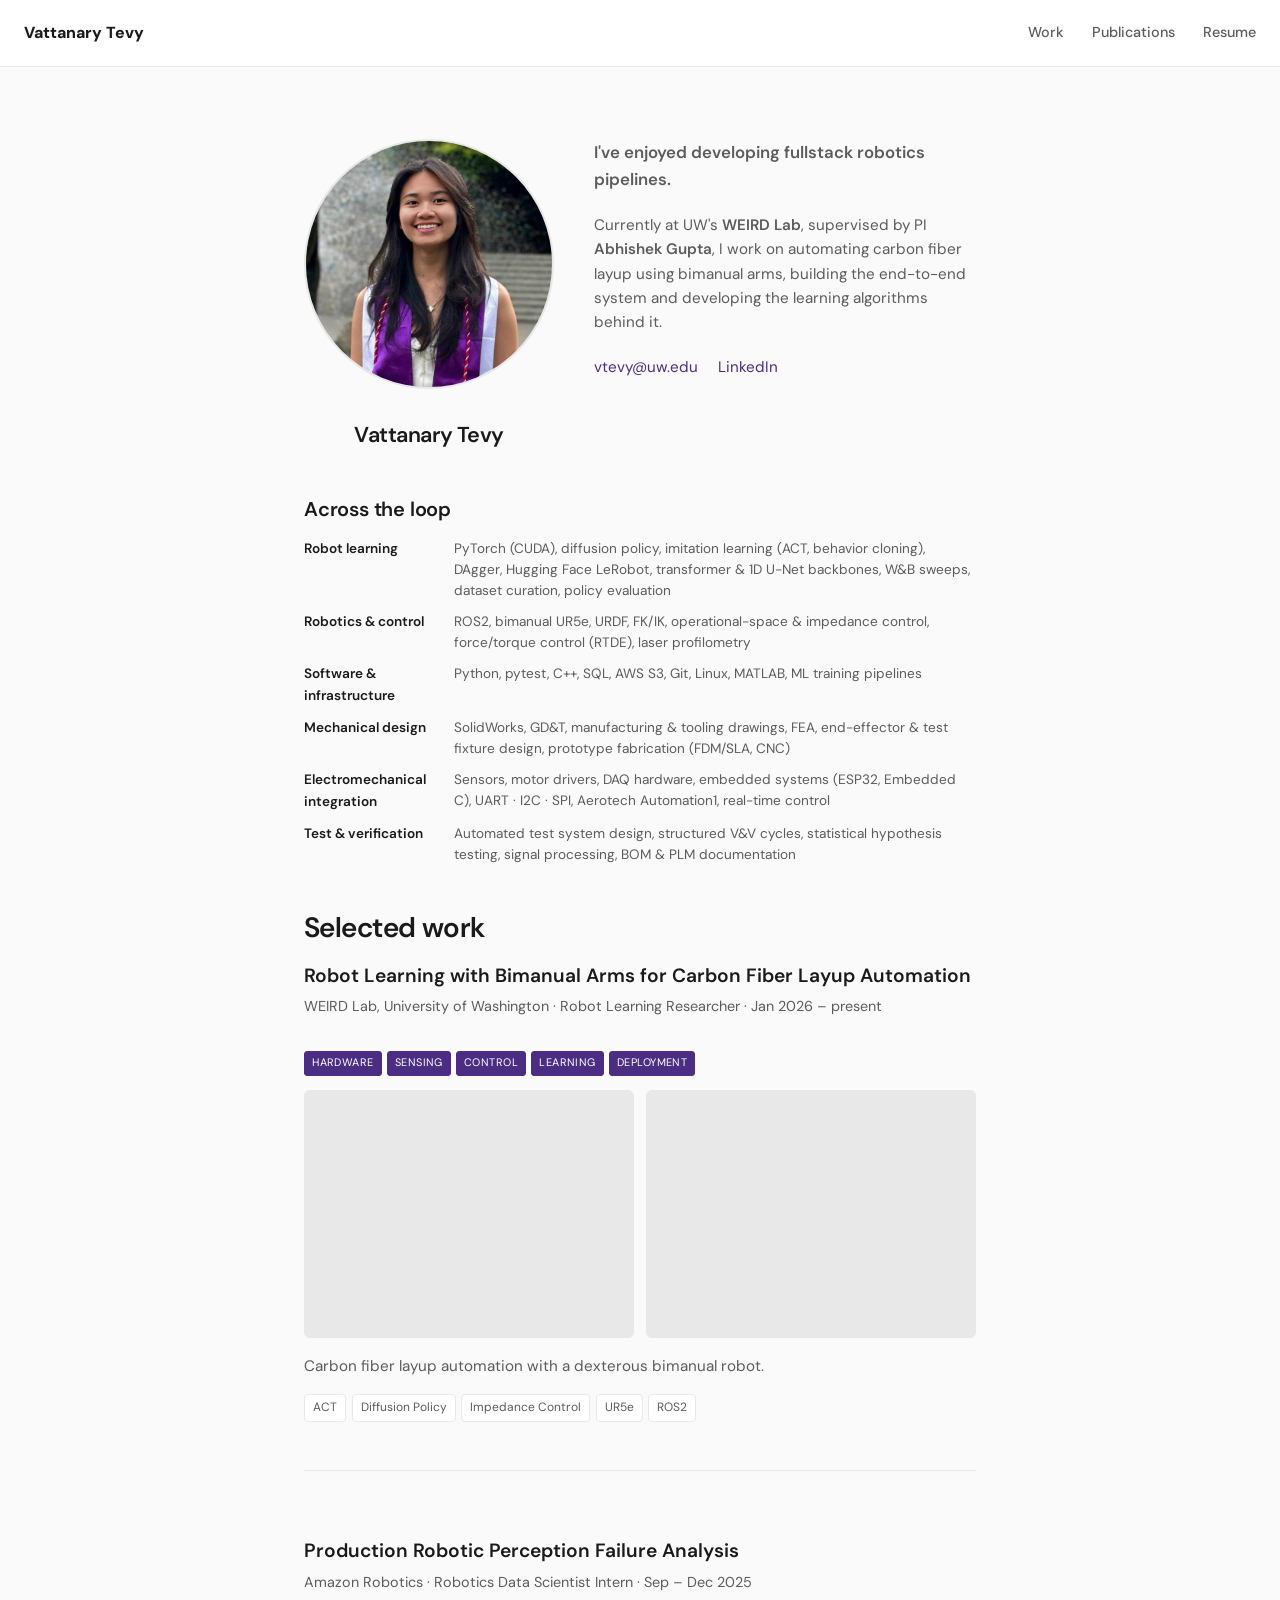
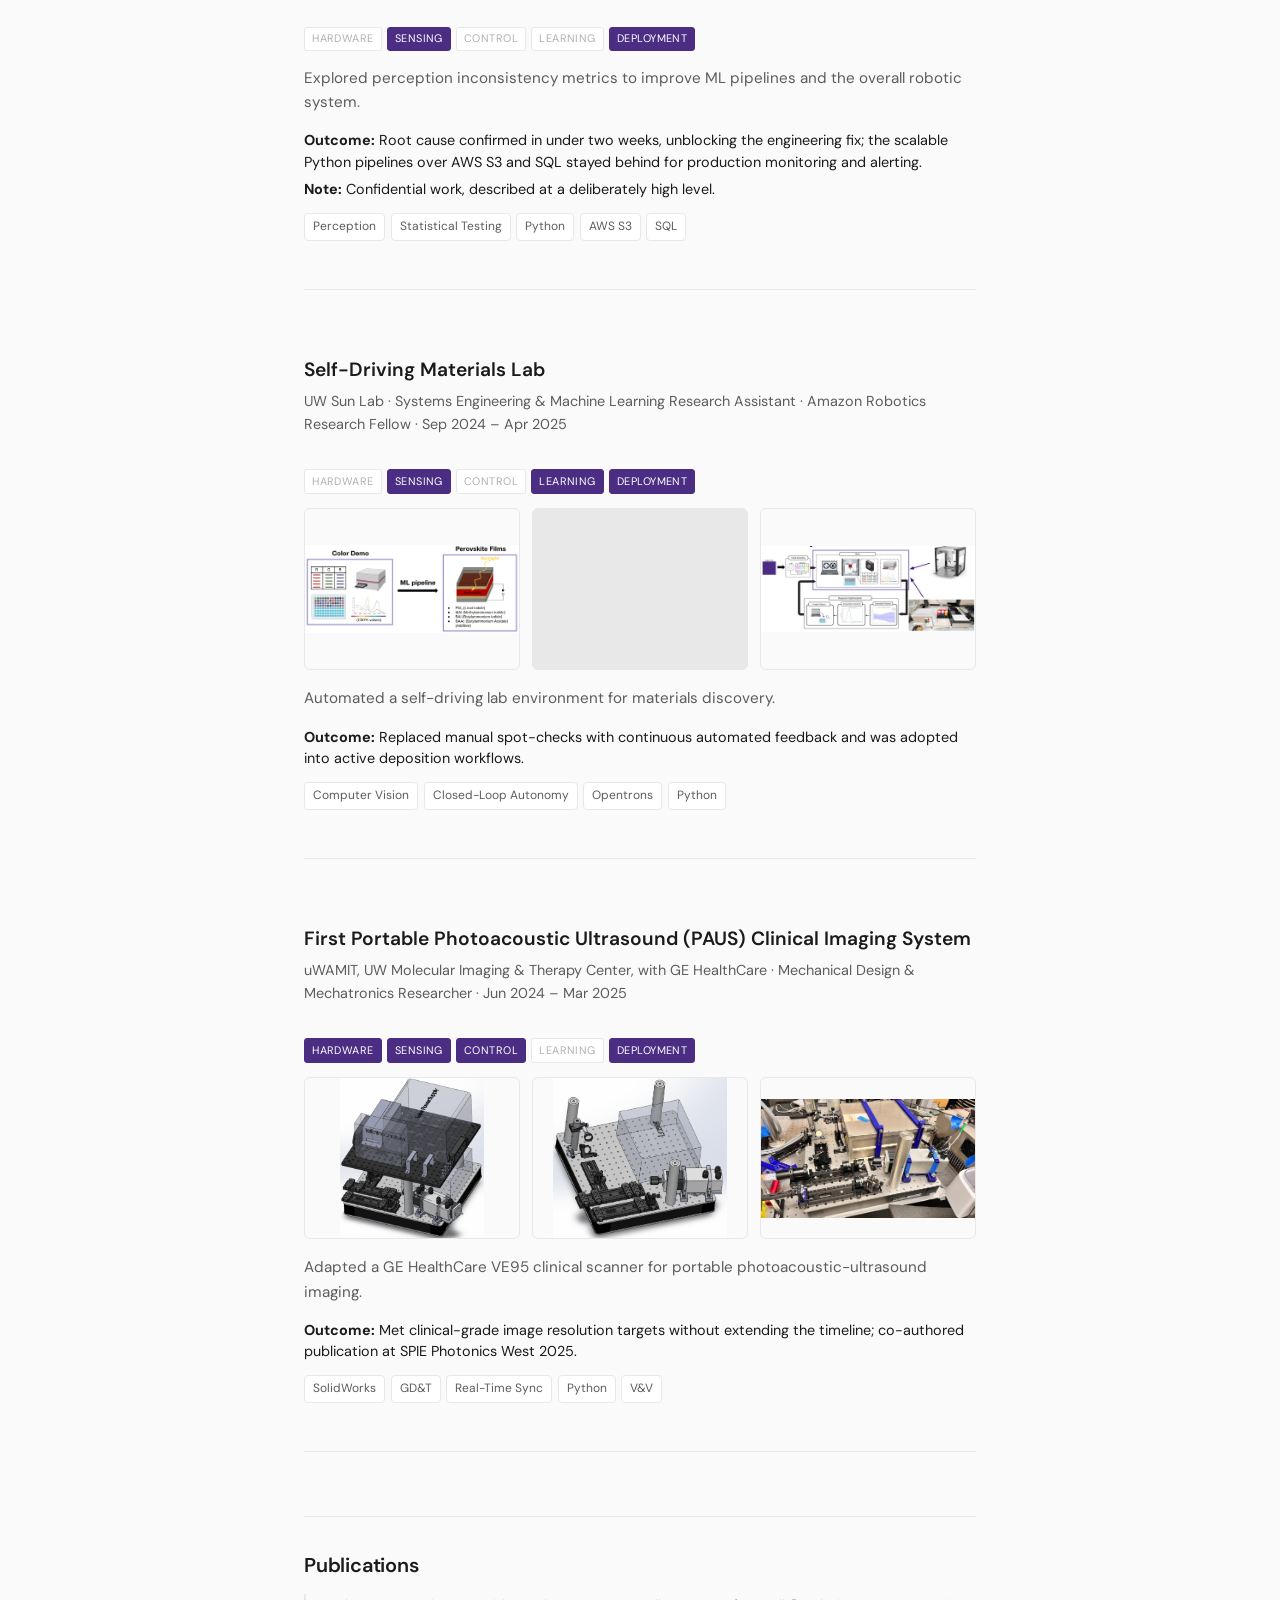
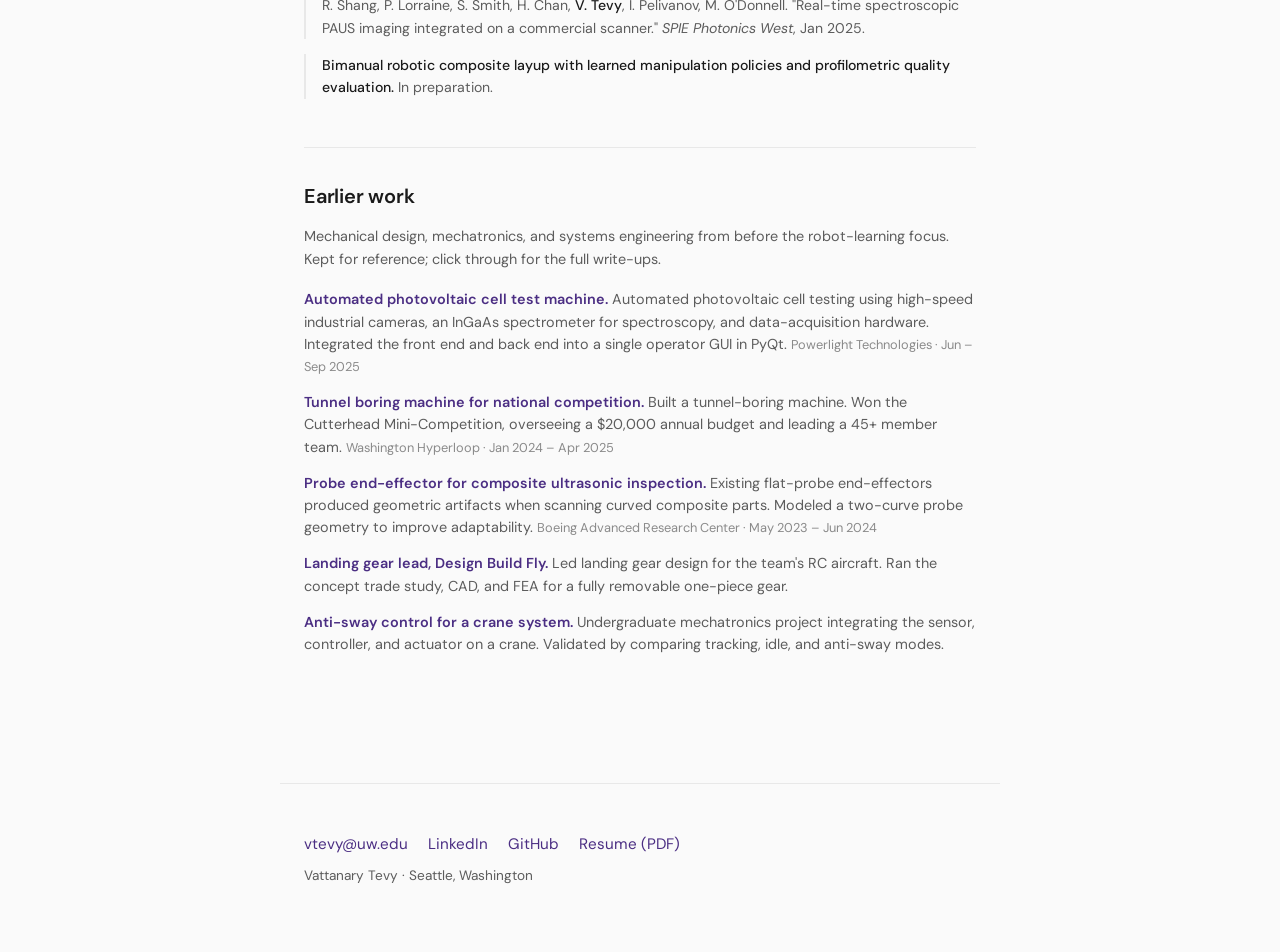
<file: index.html>
<!DOCTYPE html>
<html lang="en">
<head>
  <meta charset="UTF-8" />
  <meta name="viewport" content="width=device-width, initial-scale=1.0" />
  <title>Vattanary Tevy — Robotics &amp; Automation Engineer</title>
  <meta name="description" content="Robotics engineer developing fullstack robotics pipelines. Currently at UW's WEIRD Lab, automating carbon fiber layup with bimanual arms." />
  <link rel="stylesheet" href="assets/css/style.css?v=202609171253" />
</head>
<body>
  <header>
    <a href="index.html" class="site-title">Vattanary Tevy</a>
    <nav>
      <a href="#work">Work</a>
      <a href="#publications">Publications</a>
      <a href="resume/Vattanary_Tevy_Resume.pdf?v=202609171253" target="_blank" rel="noopener">Resume</a>
    </nav>
  </header>

  <main>
    <section class="hero hero-side">
      <div class="hero-left" style="display: flex; flex-direction: column; align-items: center;">
        <img src="assets/img/headshot.jpg" alt="Vattanary Tevy" class="hero-headshot" />
        <h1 style="margin-top: 0.75em; text-align: center;">Vattanary Tevy</h1>
      </div>
      <div class="hero-right">
        <p class="positioning">
          <strong>I've enjoyed developing fullstack robotics pipelines.</strong>
        </p>
        <p class="positioning" style="font-size: 0.95rem; color: var(--text-muted);">
          Currently at UW's <strong>WEIRD Lab</strong>, supervised by PI
          <strong>Abhishek Gupta</strong>, I work on automating carbon fiber layup
          using bimanual arms, building the end-to-end system and developing the
          learning algorithms behind it.
        </p>

        <p class="contact-inline">
          <a href="mailto:vtevy@uw.edu">vtevy@uw.edu</a>
          <a href="https://www.linkedin.com/in/vattanary-tevy" target="_blank" rel="noopener">LinkedIn</a>
        </p>
      </div>
    </section>

    <section class="about-section">
      <h2>Across the loop</h2>
      <div class="skill-groups">
        <dl class="skill-group">
          <dt>Robot learning</dt>
          <dd>PyTorch (CUDA), diffusion policy, imitation learning (ACT, behavior cloning), DAgger, Hugging Face LeRobot, transformer &amp; 1D U-Net backbones, W&amp;B sweeps, dataset curation, policy evaluation</dd>
        </dl>
        <dl class="skill-group">
          <dt>Robotics &amp; control</dt>
          <dd>ROS2, bimanual UR5e, URDF, FK/IK, operational-space &amp; impedance control, force/torque control (RTDE), laser profilometry</dd>
        </dl>
        <dl class="skill-group">
          <dt>Software &amp; infrastructure</dt>
          <dd>Python, pytest, C++, SQL, AWS S3, Git, Linux, MATLAB, ML training pipelines</dd>
        </dl>
        <dl class="skill-group">
          <dt>Mechanical design</dt>
          <dd>SolidWorks, GD&amp;T, manufacturing &amp; tooling drawings, FEA, end-effector &amp; test fixture design, prototype fabrication (FDM/SLA, CNC)</dd>
        </dl>
        <dl class="skill-group">
          <dt>Electromechanical integration</dt>
          <dd>Sensors, motor drivers, DAQ hardware, embedded systems (ESP32, Embedded C), UART · I2C · SPI, Aerotech Automation1, real-time control</dd>
        </dl>
        <dl class="skill-group">
          <dt>Test &amp; verification</dt>
          <dd>Automated test system design, structured V&amp;V cycles, statistical hypothesis testing, signal processing, BOM &amp; PLM documentation</dd>
        </dl>
      </div>
    </section>

    <!-- Education & honors hidden
    <div class="info-grid">
      <section class="about-section">
        <h2>Education</h2>
        <p><strong>M.S. Mechanical Engineering</strong><br />Data Science &amp; Mechatronics · University of Washington · Jun 2026</p>
        <p><strong>B.S. Mechanical Engineering</strong><br />Mechatronics &amp; Applied Mathematics · University of Washington · Jun 2024</p>
      </section>

      <section class="about-section">
        <h2>Honors</h2>
        <p>Amazon Robotics Research Fellowship<br />University of Washington, 2024–2025 · awarded for research at the UW Sun Lab, developing ML models for real-time robotic behavior monitoring and success/failure prediction</p>
        <p>The Social Justice Award (Ethics)<br />University of Washington, 2024 · Green River College, 2022</p>
      </section>
    </div>
    -->

    <h2 class="page-title" id="work">Selected work</h2>
    <!-- <p class="page-subtitle">
      Each project is tagged by the parts of the robotics stack it covers, from
      mechanical design through policy deployment. Click through for the
      technical implementation.
    </p> -->

    <!-- 1. WEIRD Lab — flagship -->
    <article class="project-block" id="weird-lab">
      <div class="project-block-header">
        <div>
          <h3>Robot Learning with Bimanual Arms for Carbon Fiber Layup Automation</h3>
          <p class="project-block-role">WEIRD Lab, University of Washington · Robot Learning Researcher · Jan 2026 – present</p>
        </div>
      </div>
      <div class="stack-bar">
        <span class="on">Hardware</span><span class="on">Sensing</span><span class="on">Control</span><span class="on">Learning</span><span class="on">Deployment</span>
      </div>
      <div class="project-block-visuals img-2">
        <!-- <img src="assets/img/geodude_teleop.jpg" alt="Teleoperation setup for collecting layup demonstrations" /> -->
        <video src="assets/img/stringer_layup.mp4" muted playsinline loop autoplay></video>
        <video src="assets/img/geodude_gello_tool.mp4" muted playsinline loop autoplay></video>
      </div>
      <p class="project-block-summary">
        Carbon fiber layup automation with a dexterous bimanual robot.
      </p>
      <div class="project-block-footer">
        <span class="project-block-tags"><span>ACT</span><span>Diffusion Policy</span><span>Impedance Control</span><span>UR5e</span><span>ROS2</span></span>
        <!-- Detail page removed from main pending validation; it lives on the dev branch:
        <a href="projects/weird-lab.html" class="project-block-link">Details →</a>
        -->
      </div>
    </article>

    <!-- 2. Amazon Robotics -->
    <article class="project-block" id="amazon-robotics">
      <div class="project-block-header">
        <div>
          <h3>Production Robotic Perception Failure Analysis</h3>
          <p class="project-block-role">Amazon Robotics · Robotics Data Scientist Intern · Sep – Dec 2025</p>
        </div>
      </div>
      <div class="stack-bar">
        <span>Hardware</span><span class="on">Sensing</span><span>Control</span><span>Learning</span><span class="on">Deployment</span>
      </div>
      <p class="project-block-summary">
        Explored perception inconsistency metrics to improve ML pipelines and the
        overall robotic system.
      </p>
      <ul class="project-block-bullets">
        <li><strong>Outcome:</strong> Root cause confirmed in under two weeks, unblocking the engineering fix; the scalable Python pipelines over AWS S3 and SQL stayed behind for production monitoring and alerting.</li>
        <li><strong>Note:</strong> Confidential work, described at a deliberately high level.</li>
      </ul>
      <div class="project-block-footer">
        <span class="project-block-tags"><span>Perception</span><span>Statistical Testing</span><span>Python</span><span>AWS S3</span><span>SQL</span></span>
        <!-- Detail page removed from main pending validation; it lives on the dev branch:
        <a href="projects/amazon-robotics.html" class="project-block-link">Details →</a>
        -->
      </div>
    </article>

    <!-- 3. Sun Lab / MARA -->
    <article class="project-block" id="sun-lab">
      <div class="project-block-header">
        <div>
          <h3>Self-Driving Materials Lab</h3>
          <p class="project-block-role">UW Sun Lab · Systems Engineering &amp; Machine Learning Research Assistant · Amazon Robotics Research Fellow · Sep 2024 – Apr 2025</p>
        </div>
      </div>
      <div class="stack-bar">
        <span>Hardware</span><span class="on">Sensing</span><span>Control</span><span class="on">Learning</span><span class="on">Deployment</span>
      </div>
      <div class="project-block-visuals">
        <img src="assets/img/mara_architecture.png" alt="MARA system architecture" />
        <video src="assets/img/mara_demo.mp4" muted playsinline loop autoplay></video>
        <img src="assets/img/mara_workflow.jpg" alt="MARA experiment workflow" />
      </div>
      <p class="project-block-summary">
        Automated a self-driving lab environment for materials discovery.
      </p>
      <ul class="project-block-bullets">
        <li><strong>Outcome:</strong> Replaced manual spot-checks with continuous automated feedback and was adopted into active deposition workflows.</li>
      </ul>
      <div class="project-block-footer">
        <span class="project-block-tags"><span>Computer Vision</span><span>Closed-Loop Autonomy</span><span>Opentrons</span><span>Python</span></span>
        <!-- Detail page removed from main pending validation; it lives on the dev branch:
        <a href="projects/sun-lab.html" class="project-block-link">Details →</a>
        -->
      </div>
    </article>

    <!-- 4. uWAMIT / PAUS -->
    <article class="project-block" id="uwamit">
      <div class="project-block-header">
        <div>
          <h3>First Portable Photoacoustic Ultrasound (PAUS) Clinical Imaging System</h3>
          <p class="project-block-role">uWAMIT, UW Molecular Imaging &amp; Therapy Center, with GE HealthCare · Mechanical Design &amp; Mechatronics Researcher · Jun 2024 – Mar 2025</p>
        </div>
      </div>
      <div class="stack-bar">
        <span class="on">Hardware</span><span class="on">Sensing</span><span class="on">Control</span><span>Learning</span><span class="on">Deployment</span>
      </div>
      <div class="project-block-visuals">
        <img src="assets/img/paus_cad.png" alt="PAUS payload CAD assembly" />
        <img src="assets/img/paus_partial_cad.png" alt="PAUS optical subsystem CAD" />
        <img src="assets/img/paus_system.jpg" alt="Assembled PAUS system" />
      </div>
      <p class="project-block-summary">
        Adapted a GE HealthCare VE95 clinical scanner for portable
        photoacoustic-ultrasound imaging.
      </p>
      <ul class="project-block-bullets">
        <li><strong>Outcome:</strong> Met clinical-grade image resolution targets without extending the timeline; co-authored publication at SPIE Photonics West 2025.</li>
      </ul>
      <div class="project-block-footer">
        <span class="project-block-tags"><span>SolidWorks</span><span>GD&amp;T</span><span>Real-Time Sync</span><span>Python</span><span>V&amp;V</span></span>
        <!-- Detail page removed from main pending validation; it lives on the dev branch:
        <a href="projects/uwamit.html" class="project-block-link">Details &rarr;</a>
        -->
      </div>
    </article>

    <!-- Publications -->
    <section class="minor-section" id="publications">
      <h2>Publications</h2>
      <ul class="pub-list">
        <li>
          R. Shang, P. Lorraine, S. Smith, H. Chan, <strong>V. Tevy</strong>, I. Pelivanov, M. O'Donnell.
          "Real-time spectroscopic PAUS imaging integrated on a commercial scanner."
          <em>SPIE Photonics West</em>, Jan 2025.
        </li>
        <li>
          <strong>Bimanual robotic composite layup with learned manipulation policies and profilometric quality evaluation.</strong>
          <span class="meta">In preparation.</span>
        </li>
      </ul>
    </section>

    <!-- Coursework projects hidden
     Graduate coursework projects 
    <section class="minor-section" id="coursework">
      <h2>Coursework projects</h2>
       <p>Course projects from my M.S. — smaller in scope than the work above.</p> 
      <ul class="minor-list">
        <li>
          <strong>SHIELD — safe real-time robot controller.</strong>
          Integrated Hamilton–Jacobi–Isaacs reachability into MPPI as a hard safety
          constraint: value function solved offline, enforced online. &gt;50% collision
          risk reduction at 20 Hz on CPU for 4 ms of overhead.
          <span class="meta">Mar – Jun 2025</span>
        </li>
        <li>
          <strong>CIDER — conditional diffusion for trajectory generation.</strong>
          Co-developed a 1D U-Net diffusion model (PyTorch, CUDA) trained on 12,000+
          simulated trajectories; MAE of 0.0069 A validated against real battery data.
          <span class="meta">Mar – Jun 2025</span>
        </li>
         <li>
          <strong>3–6 DoF robotic arm — CAD through motion planning.</strong>
          Designed the arm in SolidWorks, exported to URDF, implemented FK/IK and
          motion planning in ROS, and validated in MuJoCo.
          <span class="meta">Mar – Jun 2024</span>
        </li> 
      </ul>
    </section>
    -->


    <!-- Earlier work -->
    <section class="minor-section" id="earlier-work">
      <h2>Earlier work</h2>
      <p>Mechanical design, mechatronics, and systems engineering from before the robot-learning focus. Kept for reference; click through for the full write-ups.</p>
      <ul class="minor-list">
        <li>
          <strong><a href="projects/powerlight.html">Automated photovoltaic cell test machine.</a></strong>
          Automated photovoltaic cell testing using high-speed industrial cameras, an InGaAs spectrometer for spectroscopy, and data-acquisition hardware. Integrated the front end and back end into a single operator GUI in PyQt.
          <span class="meta">Powerlight Technologies · Jun &ndash; Sep 2025</span>
        </li>
        <li>
          <strong><a href="projects/washington-hyperloop.html">Tunnel boring machine for national competition.</a></strong>
          Built a tunnel-boring machine. Won the Cutterhead Mini-Competition, overseeing a $20,000 annual budget and leading a 45+ member team.
          <span class="meta">Washington Hyperloop · Jan 2024 &ndash; Apr 2025</span>
        </li>
        <li>
          <strong><a href="projects/boeing-arc.html">Probe end-effector for composite ultrasonic inspection.</a></strong>
          Existing flat-probe end-effectors produced geometric artifacts when scanning curved composite parts. Modeled a two-curve probe geometry to improve adaptability.
          <span class="meta">Boeing Advanced Research Center · May 2023 &ndash; Jun 2024</span>
        </li>
        <li>
          <strong><a href="projects/design-build-fly.html">Landing gear lead, Design Build Fly.</a></strong>
          Led landing gear design for the team's RC aircraft. Ran the concept trade study, CAD, and FEA for a fully removable one-piece gear.
        </li>
        <li>
          <strong><a href="projects/anti-sway.html">Anti-sway control for a crane system.</a></strong>
          Undergraduate mechatronics project integrating the sensor, controller, and actuator on a crane. Validated by comparing tracking, idle, and anti-sway modes.
        </li>
      </ul>
    </section>
  </main>

  <footer class="site-footer">
    <p class="contact-inline">
      <a href="mailto:vtevy@uw.edu">vtevy@uw.edu</a>
      <a href="https://www.linkedin.com/in/vattanary-tevy" target="_blank" rel="noopener">LinkedIn</a>
      <a href="https://github.com/VattanaryT" target="_blank" rel="noopener">GitHub</a>
      <a href="resume/Vattanary_Tevy_Resume.pdf?v=202609171253" target="_blank" rel="noopener">Resume (PDF)</a>
    </p>
    <p>Vattanary Tevy · Seattle, Washington</p>
  </footer>

  <script src="assets/js/main.js"></script>
</body>
</html>
</file>
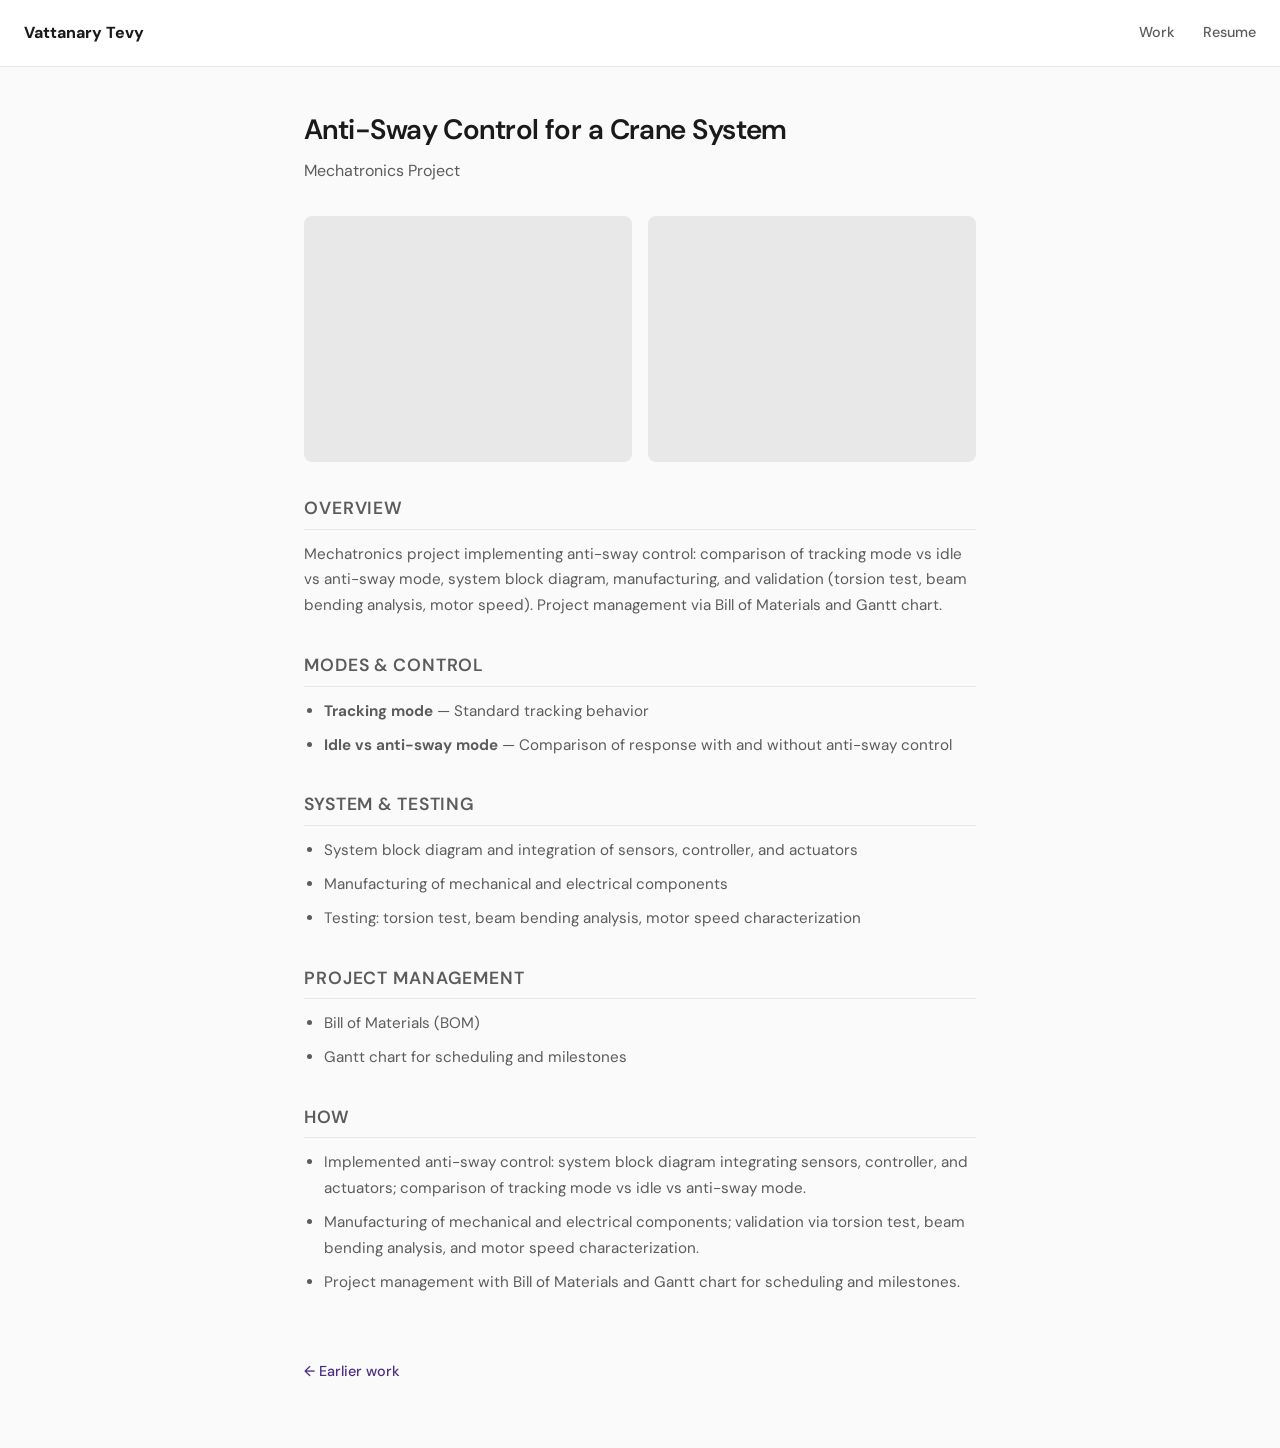
<file: projects/anti-sway.html>
<!DOCTYPE html>
<html lang="en">
<head>
  <meta charset="UTF-8" />
  <meta name="viewport" content="width=device-width, initial-scale=1.0" />
  <title>Anti-Sway Control for a Crane System · Vattanary Tevy</title>
  <link rel="stylesheet" href="../assets/css/style.css?v=202609171253" />
</head>
<body class="project-page">
  <header>
    <a href="../index.html" class="site-title">Vattanary Tevy</a>
    <nav>
      <a href="../index.html#work">Work</a>
      <a href="../resume/Vattanary_Tevy_Resume.pdf?v=202609171253" target="_blank" rel="noopener">Resume</a>
    </nav>
  </header>

  <main>
    <div class="project-hero">
      <h1>Anti-Sway Control for a Crane System</h1>
      <p class="role">Mechatronics Project</p>
    </div>

    <div class="gallery">
      <video src="../assets/img/ide_vs_anti_sway.mp4" muted playsinline loop autoplay></video>
      <video src="../assets/img/tracking_mode.mp4" muted playsinline loop autoplay></video>
    </div>

    <section class="detail-section">
      <h2>Overview</h2>
      <p>Mechatronics project implementing anti-sway control: comparison of tracking mode vs idle vs anti-sway mode, system block diagram, manufacturing, and validation (torsion test, beam bending analysis, motor speed). Project management via Bill of Materials and Gantt chart.</p>
    </section>

    <section class="detail-section">
      <h2>Modes & control</h2>
      <ul>
        <li><strong>Tracking mode</strong> — Standard tracking behavior</li>
        <li><strong>Idle vs anti-sway mode</strong> — Comparison of response with and without anti-sway control</li>
      </ul>
    </section>

    <section class="detail-section">
      <h2>System & testing</h2>
      <ul>
        <li>System block diagram and integration of sensors, controller, and actuators</li>
        <li>Manufacturing of mechanical and electrical components</li>
        <li>Testing: torsion test, beam bending analysis, motor speed characterization</li>
      </ul>
    </section>

    <section class="detail-section">
      <h2>Project management</h2>
      <ul>
        <li>Bill of Materials (BOM)</li>
        <li>Gantt chart for scheduling and milestones</li>
      </ul>
    </section>

    <section class="detail-section">
      <h2>How</h2>
      <ul>
        <li>Implemented anti-sway control: system block diagram integrating sensors, controller, and actuators; comparison of tracking mode vs idle vs anti-sway mode.</li>
        <li>Manufacturing of mechanical and electrical components; validation via torsion test, beam bending analysis, and motor speed characterization.</li>
        <li>Project management with Bill of Materials and Gantt chart for scheduling and milestones.</li>
      </ul>
    </section>

    <a href="../index.html#earlier-work" class="back-link">← Earlier work</a>
  </main>

  <script src="../assets/js/main.js"></script>
</body>
</html>
</file>
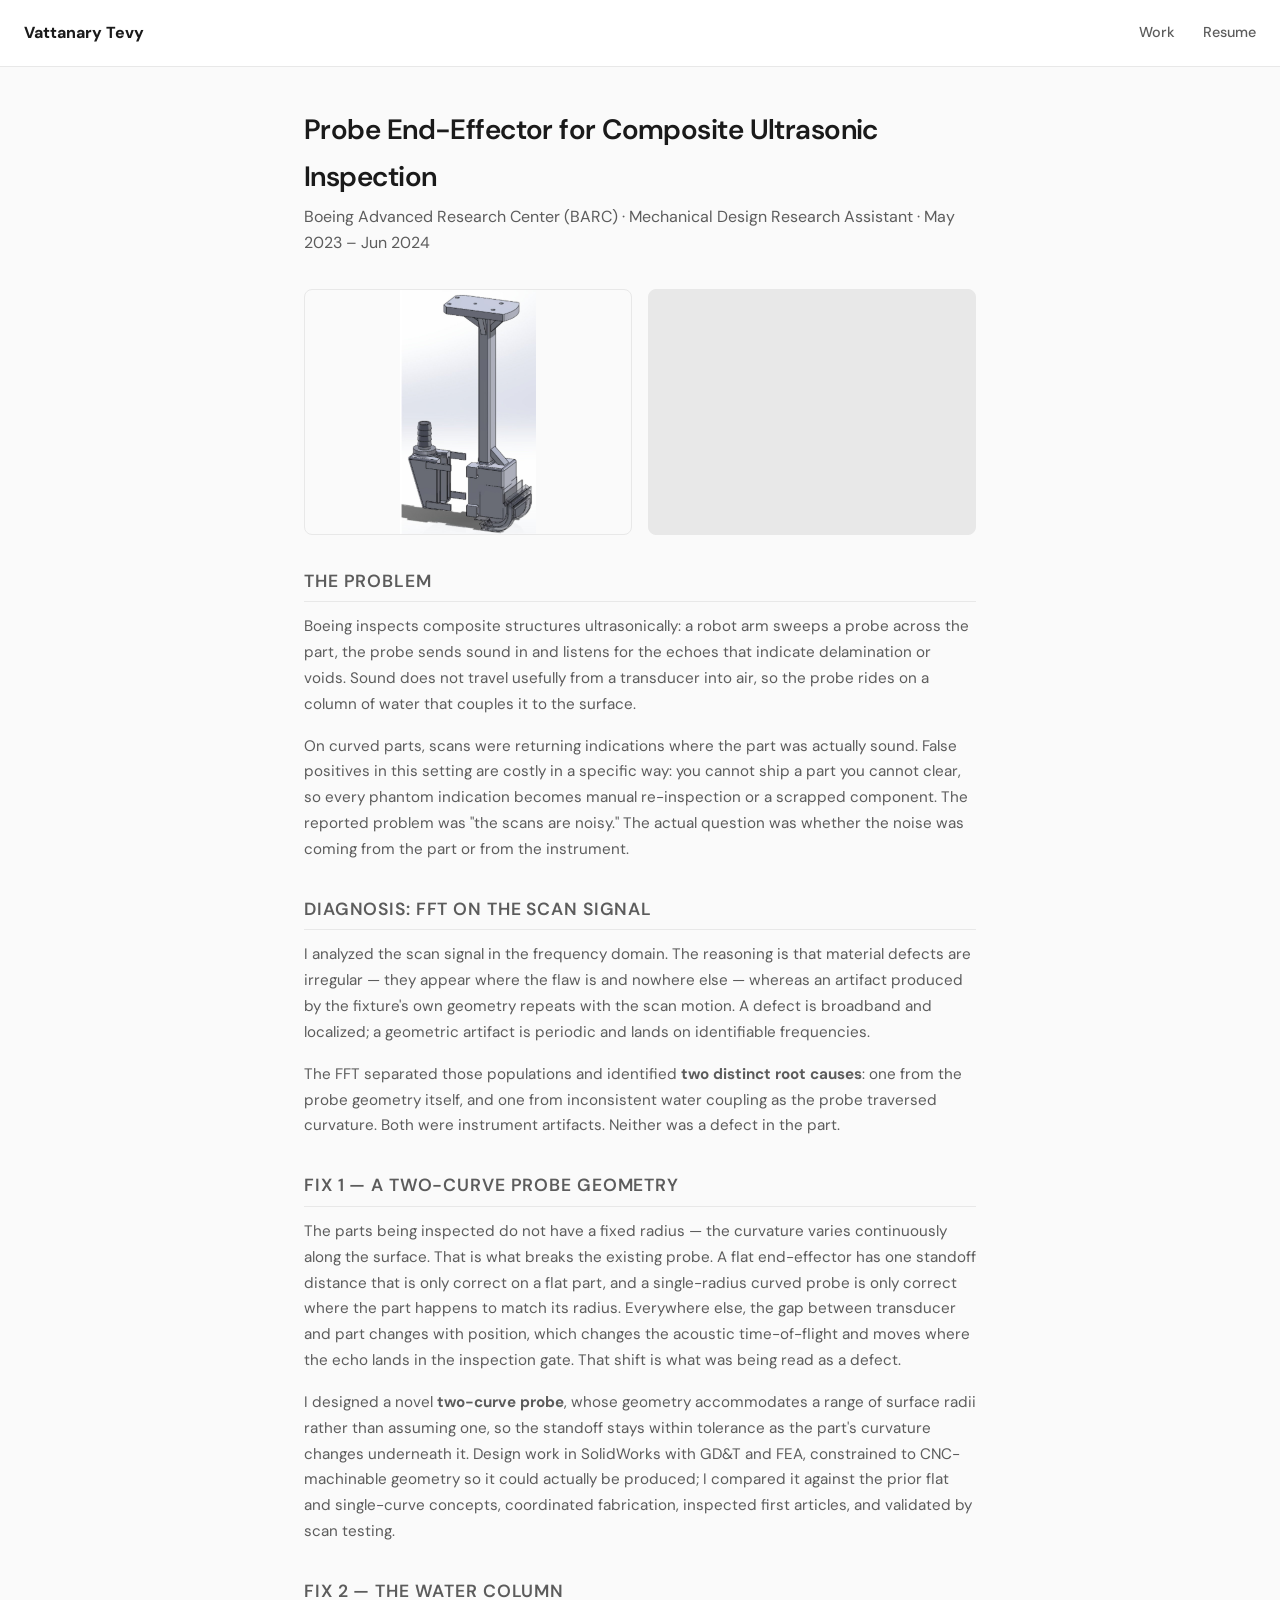
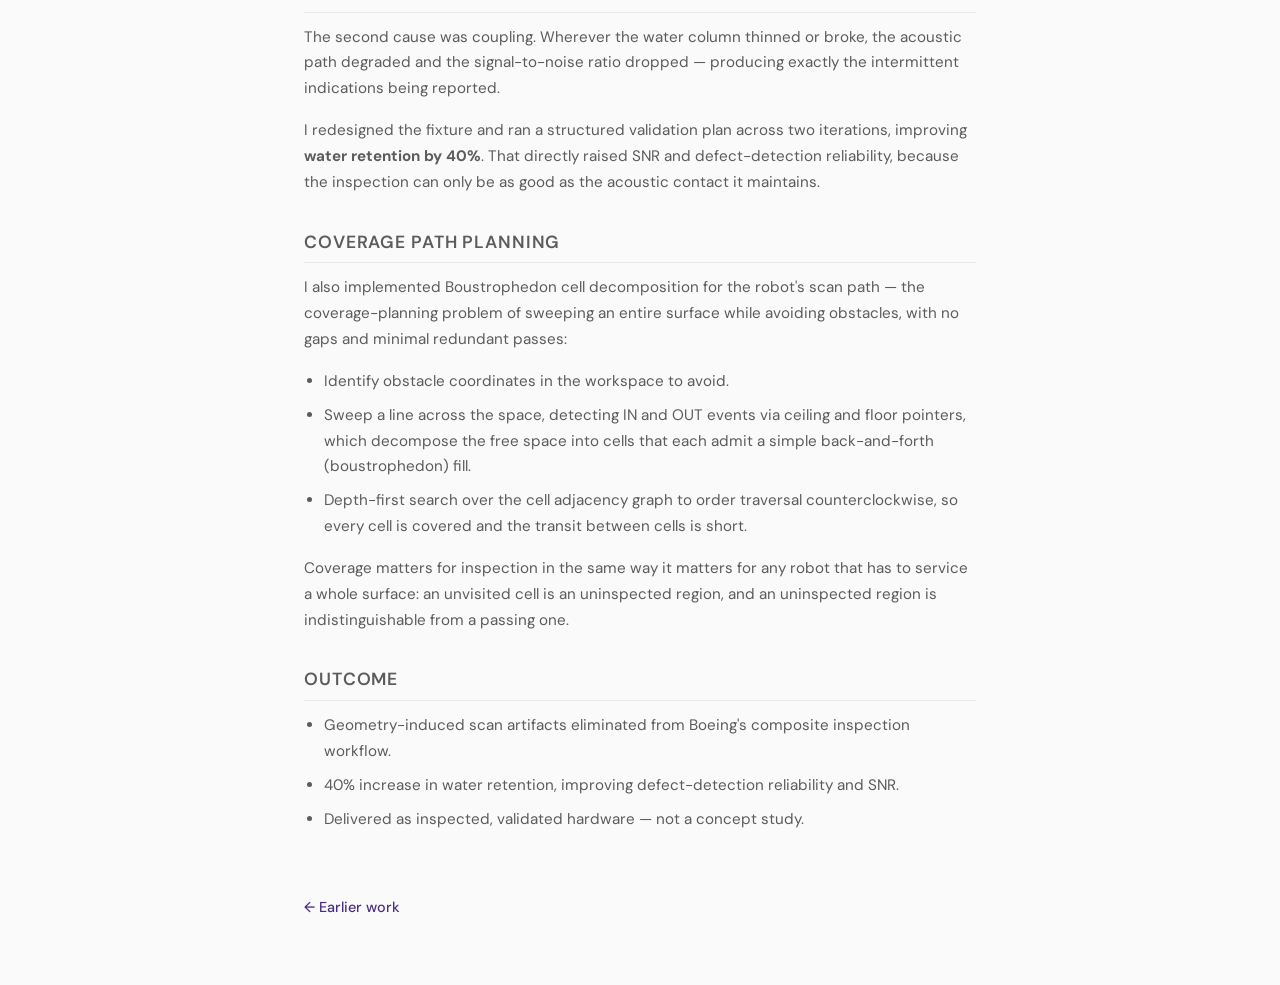
<file: projects/boeing-arc.html>
<!DOCTYPE html>
<html lang="en">
<head>
  <meta charset="UTF-8" />
  <meta name="viewport" content="width=device-width, initial-scale=1.0" />
  <title>Probe End-Effector for Composite Ultrasonic Inspection · Vattanary Tevy</title>
  <link rel="stylesheet" href="../assets/css/style.css?v=202609171253" />
</head>
<body class="project-page">
  <header>
    <a href="../index.html" class="site-title">Vattanary Tevy</a>
    <nav>
      <a href="../index.html#work">Work</a>
      <a href="../resume/Vattanary_Tevy_Resume.pdf?v=202609171253" target="_blank" rel="noopener">Resume</a>
    </nav>
  </header>

  <main>
    <div class="project-hero">
      <h1>Probe End-Effector for Composite Ultrasonic Inspection</h1>
      <p class="role">Boeing Advanced Research Center (BARC) · Mechanical Design Research Assistant · May 2023 – Jun 2024</p>
    </div>

    <div class="gallery">
      <img src="../assets/img/curved_cad.jpg" alt="Two-curve probe end-effector CAD" />
      <video src="../assets/img/curved_probe.mp4" muted playsinline loop autoplay></video>
    </div>

    <section class="detail-section">
      <h2>The problem</h2>
      <p>
        Boeing inspects composite structures ultrasonically: a robot arm sweeps a
        probe across the part, the probe sends sound in and listens for the echoes
        that indicate delamination or voids. Sound does not travel usefully from a
        transducer into air, so the probe rides on a column of water that couples
        it to the surface.
      </p>
      <p>
        On curved parts, scans were returning indications where the part was
        actually sound. False positives in this setting are costly in a specific
        way: you cannot ship a part you cannot clear, so every phantom indication
        becomes manual re-inspection or a scrapped component. The reported problem
        was "the scans are noisy." The actual question was whether the noise was
        coming from the part or from the instrument.
      </p>
    </section>

    <section class="detail-section">
      <h2>Diagnosis: FFT on the scan signal</h2>
      <p>
        I analyzed the scan signal in the frequency domain. The reasoning is that
        material defects are irregular — they appear where the flaw is and nowhere
        else — whereas an artifact produced by the fixture's own geometry repeats
        with the scan motion. A defect is broadband and localized; a geometric
        artifact is periodic and lands on identifiable frequencies.
      </p>
      <p>
        The FFT separated those populations and identified <strong>two distinct
        root causes</strong>: one from the probe geometry itself, and one from
        inconsistent water coupling as the probe traversed curvature. Both were
        instrument artifacts. Neither was a defect in the part.
      </p>
    </section>

    <section class="detail-section">
      <h2>Fix 1 — a two-curve probe geometry</h2>
      <p>
        The parts being inspected do not have a fixed radius — the curvature
        varies continuously along the surface. That is what breaks the existing
        probe. A flat end-effector has one standoff distance that is only correct
        on a flat part, and a single-radius curved probe is only correct where the
        part happens to match its radius. Everywhere else, the gap between
        transducer and part changes with position, which changes the acoustic
        time-of-flight and moves where the echo lands in the inspection gate.
        That shift is what was being read as a defect.
      </p>
      <p>
        I designed a novel <strong>two-curve probe</strong>, whose geometry
        accommodates a range of surface radii rather than assuming one, so the
        standoff stays within tolerance as the part's curvature changes underneath
        it. Design work in SolidWorks with GD&amp;T and FEA, constrained to
        CNC-machinable geometry so it could actually be produced; I compared it
        against the prior flat and single-curve concepts, coordinated fabrication,
        inspected first articles, and validated by scan testing.
      </p>
    </section>

    <section class="detail-section">
      <h2>Fix 2 — the water column</h2>
      <p>
        The second cause was coupling. Wherever the water column thinned or broke,
        the acoustic path degraded and the signal-to-noise ratio dropped —
        producing exactly the intermittent indications being reported.
      </p>
      <p>
        I redesigned the fixture and ran a structured validation plan across two
        iterations, improving <strong>water retention by 40%</strong>. That
        directly raised SNR and defect-detection reliability, because the
        inspection can only be as good as the acoustic contact it maintains.
      </p>
    </section>

    <section class="detail-section">
      <h2>Coverage path planning</h2>
      <p>
        I also implemented Boustrophedon cell decomposition for the robot's scan
        path — the coverage-planning problem of sweeping an entire surface while
        avoiding obstacles, with no gaps and minimal redundant passes:
      </p>
      <ul>
        <li>Identify obstacle coordinates in the workspace to avoid.</li>
        <li>Sweep a line across the space, detecting IN and OUT events via ceiling and floor pointers, which decompose the free space into cells that each admit a simple back-and-forth (boustrophedon) fill.</li>
        <li>Depth-first search over the cell adjacency graph to order traversal counterclockwise, so every cell is covered and the transit between cells is short.</li>
      </ul>
      <p>
        Coverage matters for inspection in the same way it matters for any robot
        that has to service a whole surface: an unvisited cell is an uninspected
        region, and an uninspected region is indistinguishable from a passing one.
      </p>
    </section>

    <section class="detail-section">
      <h2>Outcome</h2>
      <ul>
        <li>Geometry-induced scan artifacts eliminated from Boeing's composite inspection workflow.</li>
        <li>40% increase in water retention, improving defect-detection reliability and SNR.</li>
        <li>Delivered as inspected, validated hardware — not a concept study.</li>
      </ul>
    </section>

    <a href="../index.html#earlier-work" class="back-link">← Earlier work</a>
  </main>

  <script src="../assets/js/main.js"></script>
</body>
</html>
</file>
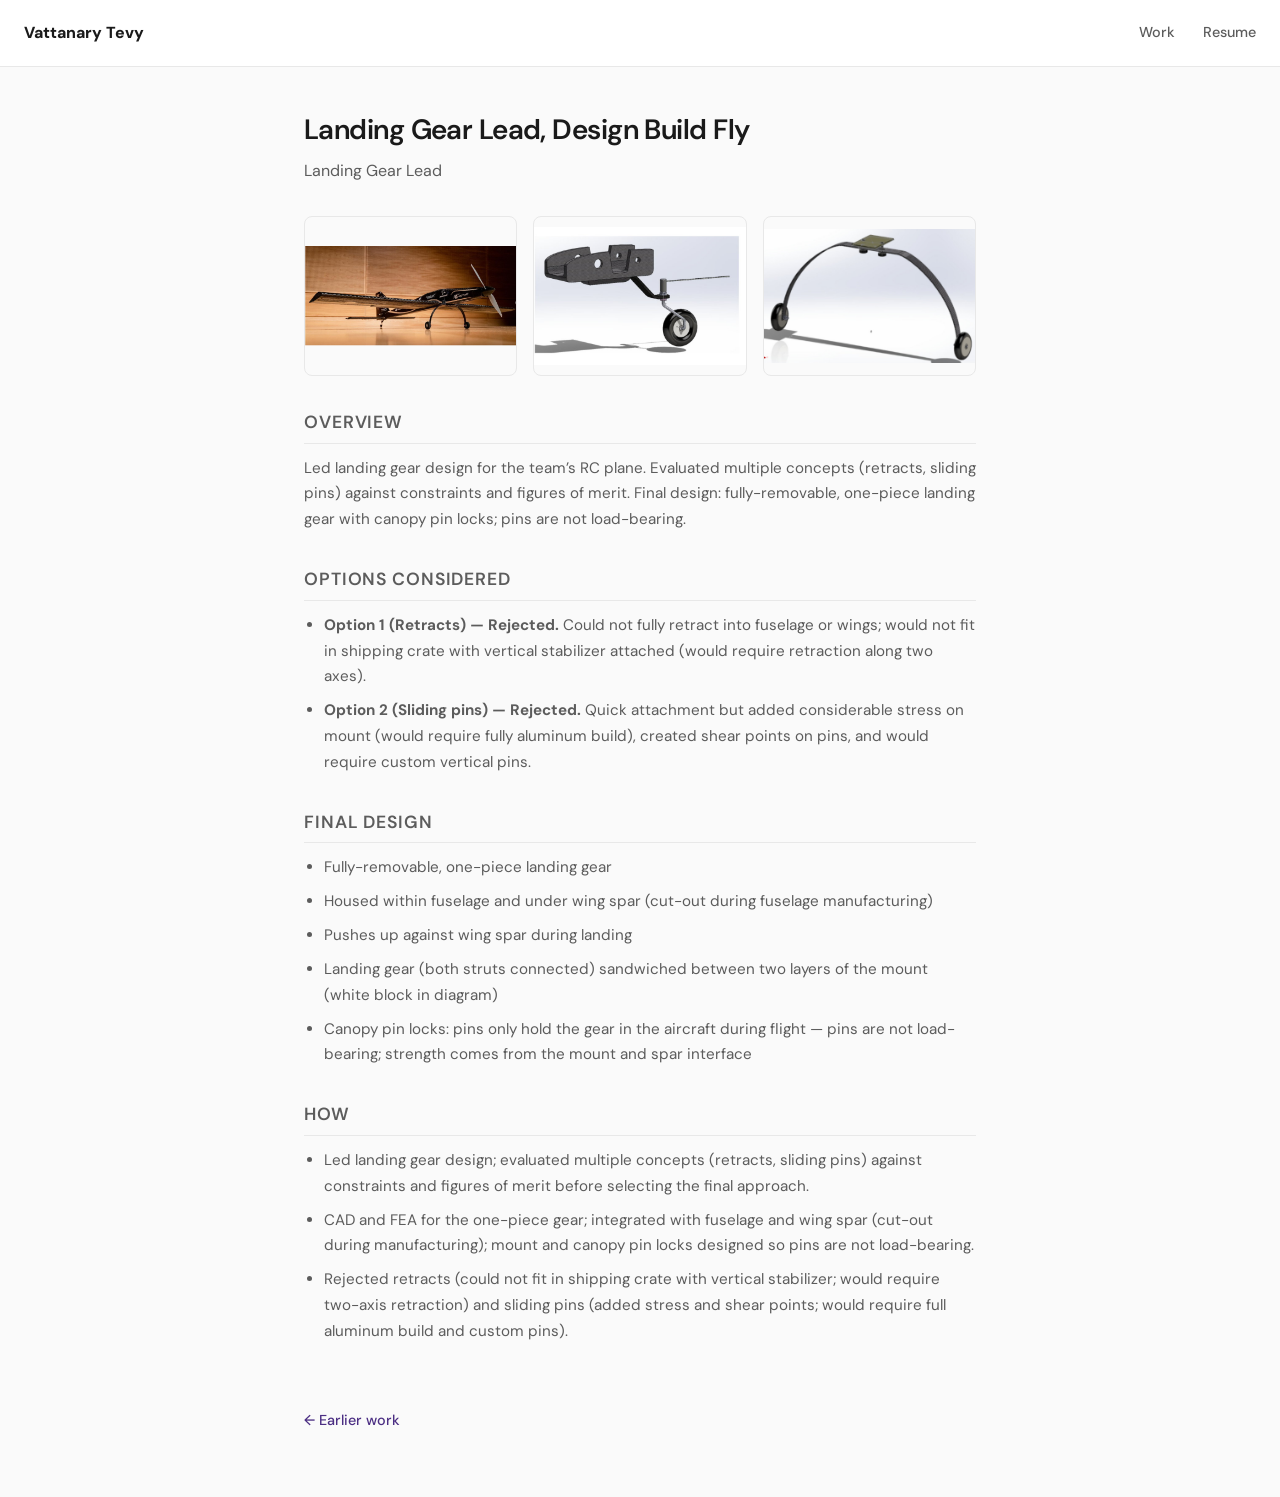
<file: projects/design-build-fly.html>
<!DOCTYPE html>
<html lang="en">
<head>
  <meta charset="UTF-8" />
  <meta name="viewport" content="width=device-width, initial-scale=1.0" />
  <title>Landing Gear Lead, Design Build Fly · Vattanary Tevy</title>
  <link rel="stylesheet" href="../assets/css/style.css?v=202609171253" />
</head>
<body class="project-page">
  <header>
    <a href="../index.html" class="site-title">Vattanary Tevy</a>
    <nav>
      <a href="../index.html#work">Work</a>
      <a href="../resume/Vattanary_Tevy_Resume.pdf?v=202609171253" target="_blank" rel="noopener">Resume</a>
    </nav>
  </header>

  <main>
    <div class="project-hero">
      <h1>Landing Gear Lead, Design Build Fly</h1>
      <p class="role">Landing Gear Lead</p>
    </div>

    <div class="gallery">
      <img src="../assets/img/dbf_plane.jpg" alt="DBF plane" />
      <img src="../assets/img/landing_gear_adapter.jpg" alt="Landing gear adapter" />
      <img src="../assets/img/dbf_fuselage_landing_gear.jpg" alt="Fuselage and landing gear" />
    </div>

    <section class="detail-section">
      <h2>Overview</h2>
      <p>Led landing gear design for the team’s RC plane. Evaluated multiple concepts (retracts, sliding pins) against constraints and figures of merit. Final design: fully-removable, one-piece landing gear with canopy pin locks; pins are not load-bearing.</p>
    </section>

    <section class="detail-section">
      <h2>Options considered</h2>
      <ul>
        <li><strong>Option 1 (Retracts) — Rejected.</strong> Could not fully retract into fuselage or wings; would not fit in shipping crate with vertical stabilizer attached (would require retraction along two axes).</li>
        <li><strong>Option 2 (Sliding pins) — Rejected.</strong> Quick attachment but added considerable stress on mount (would require fully aluminum build), created shear points on pins, and would require custom vertical pins.</li>
      </ul>
    </section>

    <section class="detail-section">
      <h2>Final design</h2>
      <ul>
        <li>Fully-removable, one-piece landing gear</li>
        <li>Housed within fuselage and under wing spar (cut-out during fuselage manufacturing)</li>
        <li>Pushes up against wing spar during landing</li>
        <li>Landing gear (both struts connected) sandwiched between two layers of the mount (white block in diagram)</li>
        <li>Canopy pin locks: pins only hold the gear in the aircraft during flight — pins are not load-bearing; strength comes from the mount and spar interface</li>
      </ul>
    </section>

    <section class="detail-section">
      <h2>How</h2>
      <ul>
        <li>Led landing gear design; evaluated multiple concepts (retracts, sliding pins) against constraints and figures of merit before selecting the final approach.</li>
        <li>CAD and FEA for the one-piece gear; integrated with fuselage and wing spar (cut-out during manufacturing); mount and canopy pin locks designed so pins are not load-bearing.</li>
        <li>Rejected retracts (could not fit in shipping crate with vertical stabilizer; would require two-axis retraction) and sliding pins (added stress and shear points; would require full aluminum build and custom pins).</li>
      </ul>
    </section>

    <a href="../index.html#earlier-work" class="back-link">← Earlier work</a>
  </main>

  <script src="../assets/js/main.js"></script>
</body>
</html>
</file>
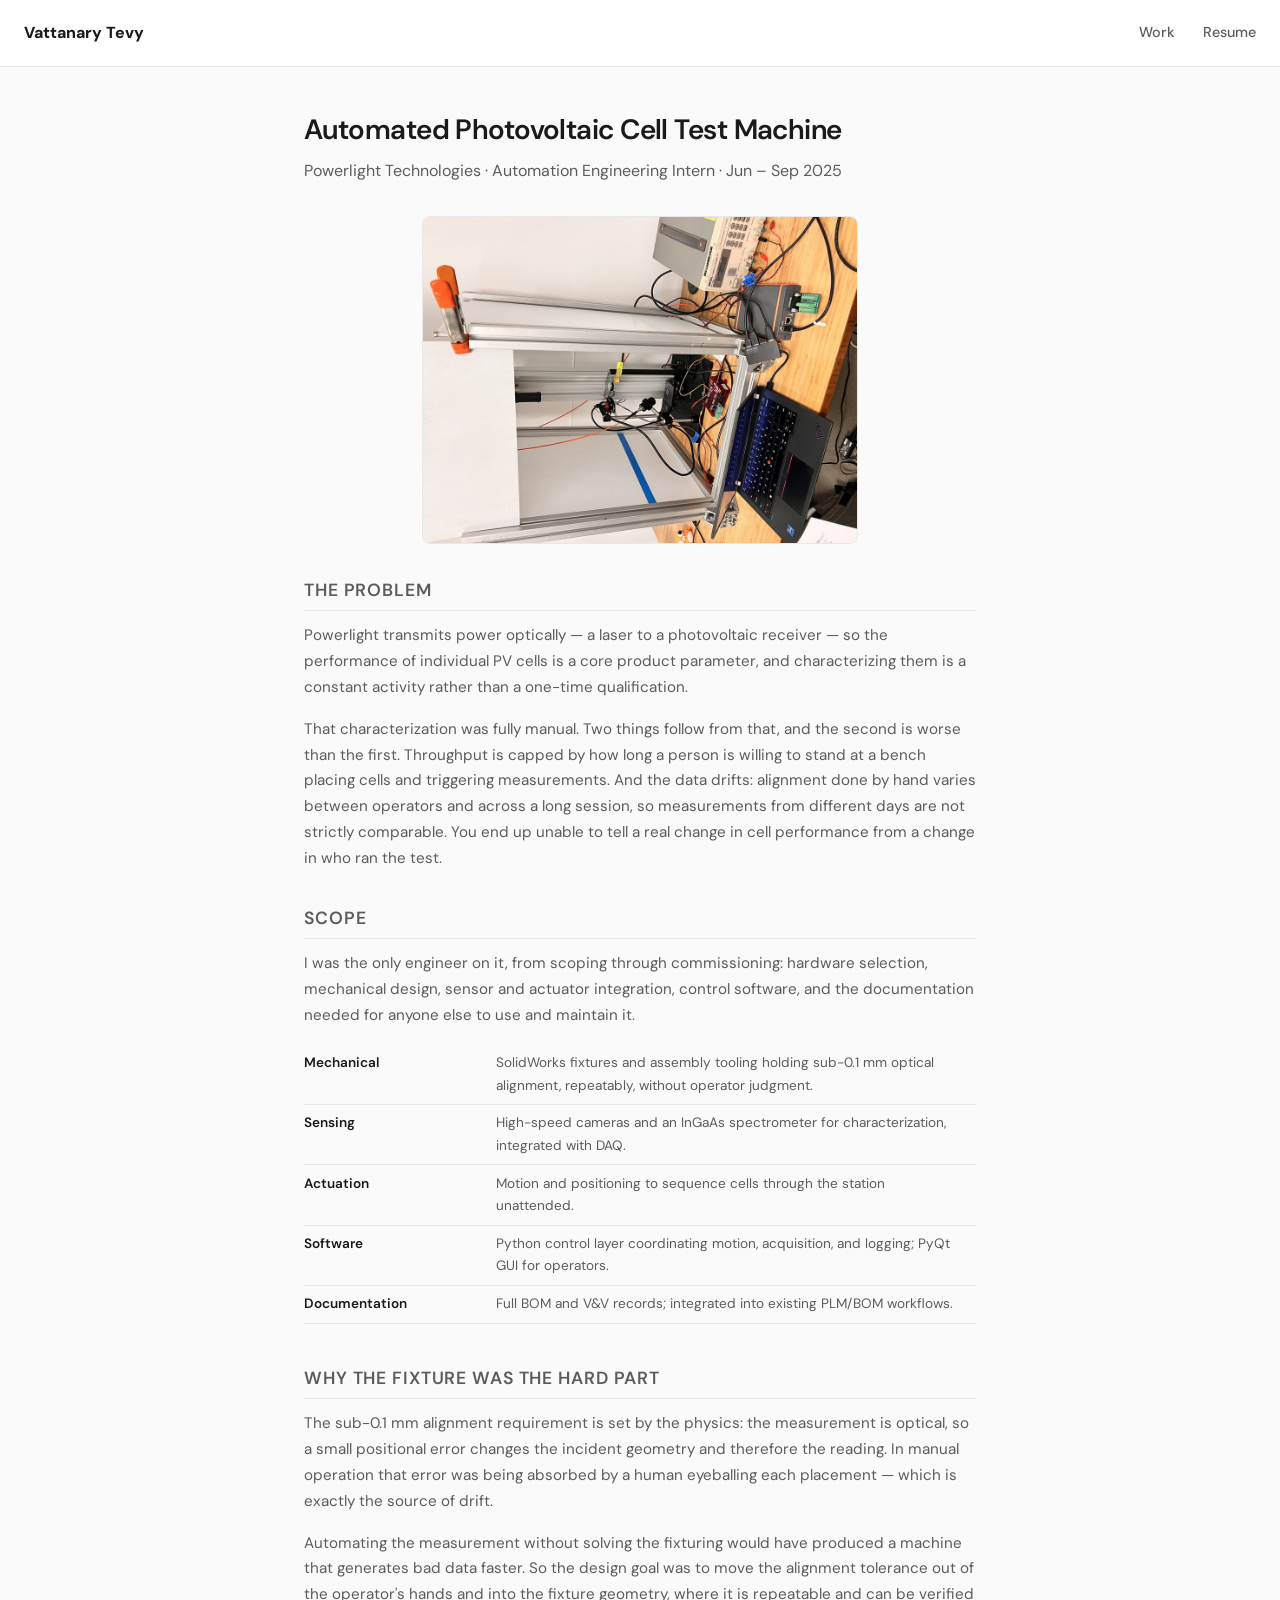
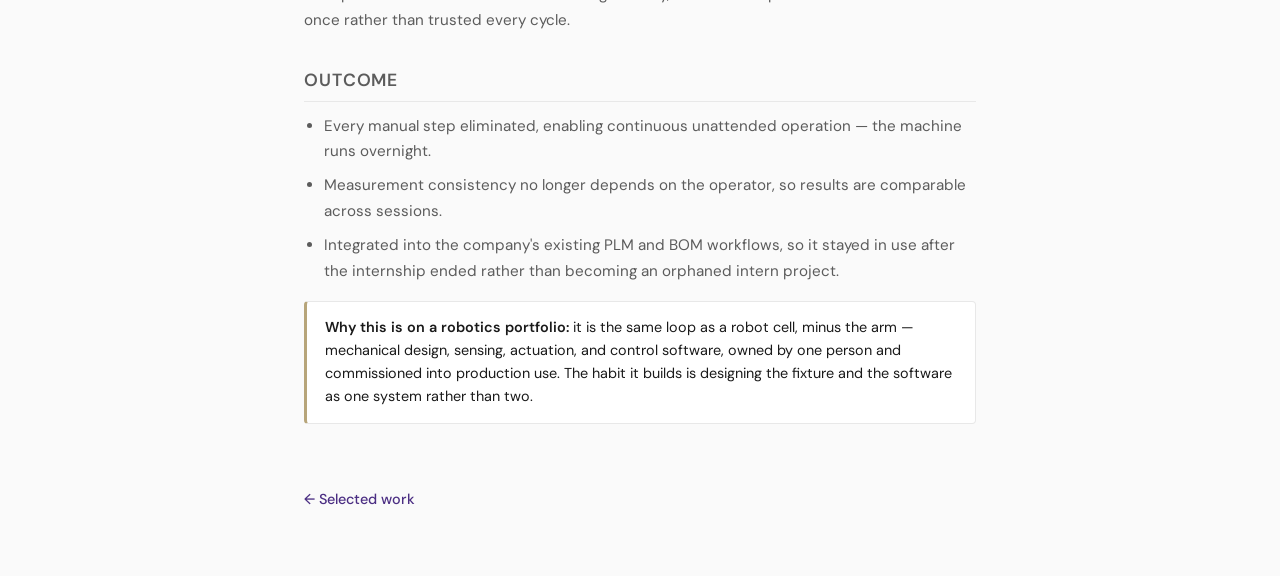
<file: projects/powerlight.html>
<!DOCTYPE html>
<html lang="en">
<head>
  <meta charset="UTF-8" />
  <meta name="viewport" content="width=device-width, initial-scale=1.0" />
  <title>Automated Photovoltaic Cell Test Machine · Vattanary Tevy</title>
  <link rel="stylesheet" href="../assets/css/style.css?v=202609171253" />
</head>
<body class="project-page">
  <header>
    <a href="../index.html" class="site-title">Vattanary Tevy</a>
    <nav>
      <a href="../index.html#work">Work</a>
      <a href="../resume/Vattanary_Tevy_Resume.pdf?v=202609171253" target="_blank" rel="noopener">Resume</a>
    </nav>
  </header>

  <main>
    <div class="project-hero">
      <h1>Automated Photovoltaic Cell Test Machine</h1>
      <p class="role">Powerlight Technologies · Automation Engineering Intern · Jun – Sep 2025</p>
    </div>

    <div class="gallery gallery-single">
      <img src="../assets/img/powerlight_setup.jpg" alt="Automated PV cell test station" />
    </div>

    <section class="detail-section">
      <h2>The problem</h2>
      <p>
        Powerlight transmits power optically — a laser to a photovoltaic receiver —
        so the performance of individual PV cells is a core product parameter, and
        characterizing them is a constant activity rather than a one-time
        qualification.
      </p>
      <p>
        That characterization was fully manual. Two things follow from that, and
        the second is worse than the first. Throughput is capped by how long a
        person is willing to stand at a bench placing cells and triggering
        measurements. And the data drifts: alignment done by hand varies between
        operators and across a long session, so measurements from different days
        are not strictly comparable. You end up unable to tell a real change in
        cell performance from a change in who ran the test.
      </p>
    </section>

    <section class="detail-section">
      <h2>Scope</h2>
      <p>
        I was the only engineer on it, from scoping through commissioning:
        hardware selection, mechanical design, sensor and actuator integration,
        control software, and the documentation needed for anyone else to use and
        maintain it.
      </p>
      <div class="table-scroll">
        <table class="spec-table">
          <tr>
            <th>Mechanical</th>
            <td>SolidWorks fixtures and assembly tooling holding sub-0.1 mm optical alignment, repeatably, without operator judgment.</td>
          </tr>
          <tr>
            <th>Sensing</th>
            <td>High-speed cameras and an InGaAs spectrometer for characterization, integrated with DAQ.</td>
          </tr>
          <tr>
            <th>Actuation</th>
            <td>Motion and positioning to sequence cells through the station unattended.</td>
          </tr>
          <tr>
            <th>Software</th>
            <td>Python control layer coordinating motion, acquisition, and logging; PyQt GUI for operators.</td>
          </tr>
          <tr>
            <th>Documentation</th>
            <td>Full BOM and V&amp;V records; integrated into existing PLM/BOM workflows.</td>
          </tr>
        </table>
      </div>
    </section>

    <section class="detail-section">
      <h2>Why the fixture was the hard part</h2>
      <p>
        The sub-0.1 mm alignment requirement is set by the physics: the measurement
        is optical, so a small positional error changes the incident geometry and
        therefore the reading. In manual operation that error was being absorbed by
        a human eyeballing each placement — which is exactly the source of drift.
      </p>
      <p>
        Automating the measurement without solving the fixturing would have
        produced a machine that generates bad data faster. So the design goal was
        to move the alignment tolerance out of the operator's hands and into the
        fixture geometry, where it is repeatable and can be verified once rather
        than trusted every cycle.
      </p>
    </section>

    <section class="detail-section">
      <h2>Outcome</h2>
      <ul>
        <li>Every manual step eliminated, enabling continuous unattended operation — the machine runs overnight.</li>
        <li>Measurement consistency no longer depends on the operator, so results are comparable across sessions.</li>
        <li>Integrated into the company's existing PLM and BOM workflows, so it stayed in use after the internship ended rather than becoming an orphaned intern project.</li>
      </ul>
      <div class="callout">
        <strong>Why this is on a robotics portfolio:</strong> it is the same loop as
        a robot cell, minus the arm — mechanical design, sensing, actuation, and
        control software, owned by one person and commissioned into production use.
        The habit it builds is designing the fixture and the software as one system
        rather than two.
      </div>
    </section>

    <a href="../index.html#powerlight" class="back-link">← Selected work</a>
  </main>

  <script src="../assets/js/main.js"></script>
</body>
</html>
</file>
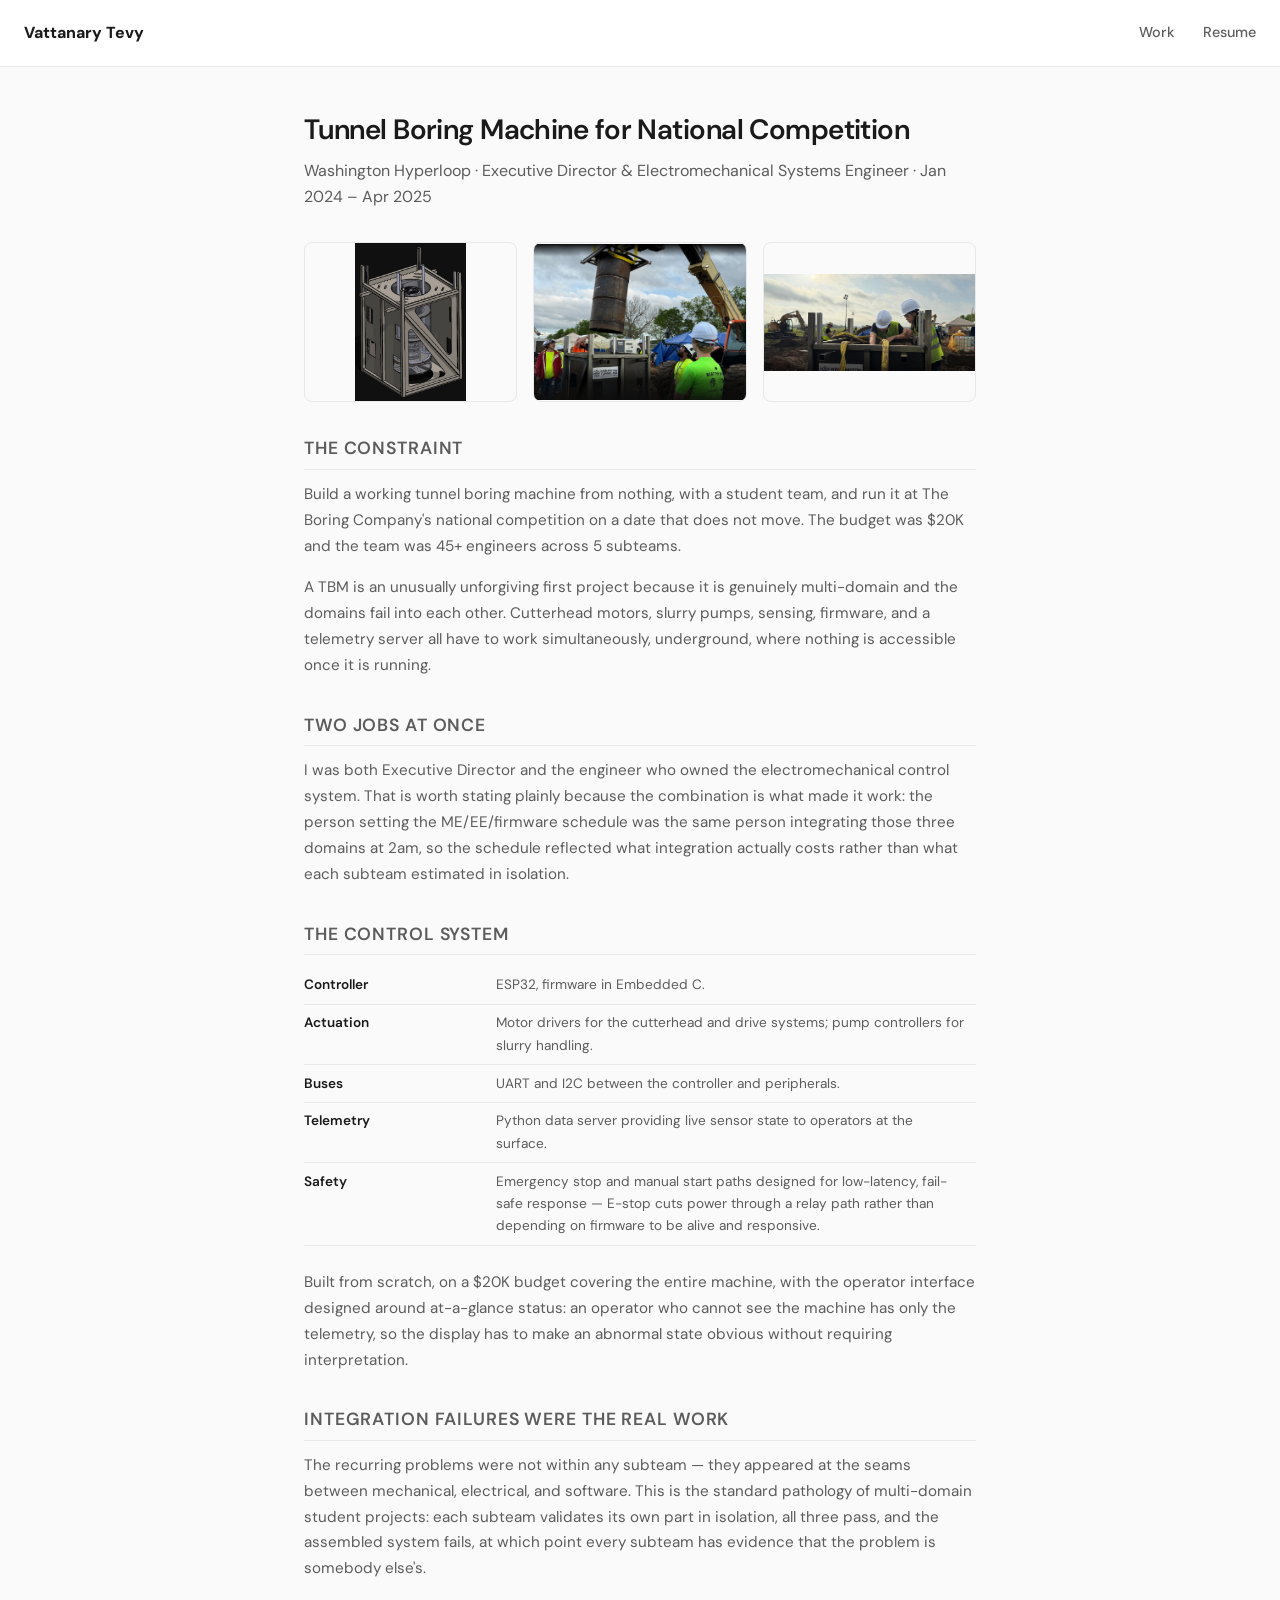
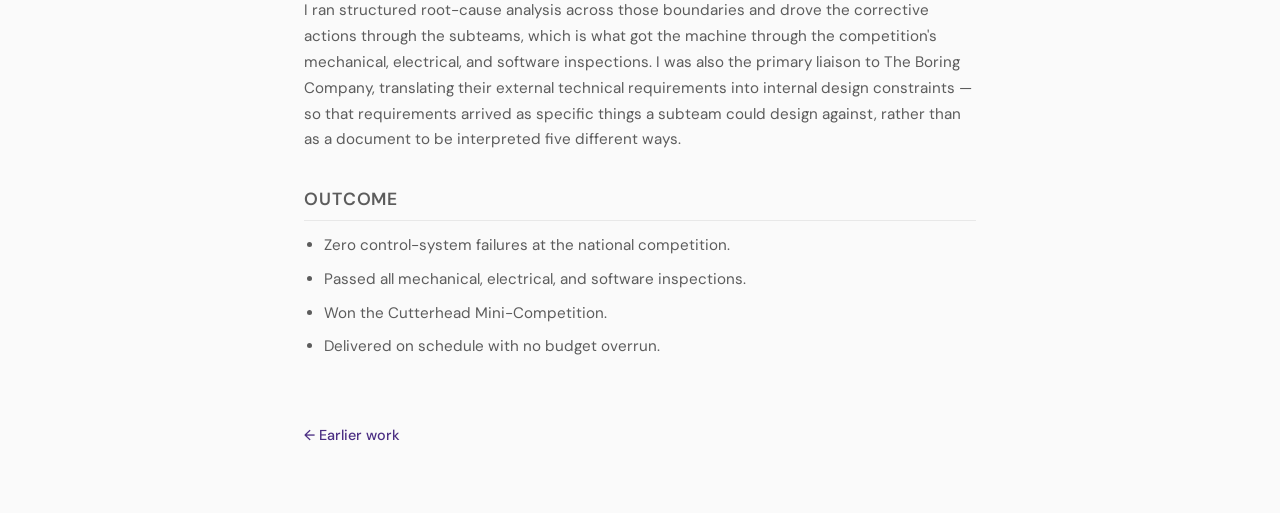
<file: projects/washington-hyperloop.html>
<!DOCTYPE html>
<html lang="en">
<head>
  <meta charset="UTF-8" />
  <meta name="viewport" content="width=device-width, initial-scale=1.0" />
  <title>Tunnel Boring Machine for National Competition · Vattanary Tevy</title>
  <link rel="stylesheet" href="../assets/css/style.css?v=202609171253" />
</head>
<body class="project-page">
  <header>
    <a href="../index.html" class="site-title">Vattanary Tevy</a>
    <nav>
      <a href="../index.html#work">Work</a>
      <a href="../resume/Vattanary_Tevy_Resume.pdf?v=202609171253" target="_blank" rel="noopener">Resume</a>
    </nav>
  </header>

  <main>
    <div class="project-hero">
      <h1>Tunnel Boring Machine for National Competition</h1>
      <p class="role">Washington Hyperloop · Executive Director &amp; Electromechanical Systems Engineer · Jan 2024 – Apr 2025</p>
    </div>

    <div class="gallery">
      <img src="../assets/img/final_tbm.jpg" alt="Completed tunnel boring machine" />
      <img src="../assets/img/tbm_site.jpg" alt="Competition tunneling site" />
      <img src="../assets/img/tbm_site2.jpg" alt="Tunneling site operations" />
    </div>

    <section class="detail-section">
      <h2>The constraint</h2>
      <p>
        Build a working tunnel boring machine from nothing, with a student team,
        and run it at The Boring Company's national competition on a date that
        does not move. The budget was $20K and the team was 45+ engineers across 5
        subteams.
      </p>
      <p>
        A TBM is an unusually unforgiving first project because it is genuinely
        multi-domain and the domains fail into each other. Cutterhead motors,
        slurry pumps, sensing, firmware, and a telemetry server all have to work
        simultaneously, underground, where nothing is accessible once it is
        running.
      </p>
    </section>

    <section class="detail-section">
      <h2>Two jobs at once</h2>
      <p>
        I was both Executive Director and the engineer who owned the
        electromechanical control system. That is worth stating plainly because
        the combination is what made it work: the person setting the ME/EE/firmware
        schedule was the same person integrating those three domains at 2am, so
        the schedule reflected what integration actually costs rather than what
        each subteam estimated in isolation.
      </p>
    </section>

    <section class="detail-section">
      <h2>The control system</h2>
      <div class="table-scroll">
        <table class="spec-table">
          <tr>
            <th>Controller</th>
            <td>ESP32, firmware in Embedded C.</td>
          </tr>
          <tr>
            <th>Actuation</th>
            <td>Motor drivers for the cutterhead and drive systems; pump controllers for slurry handling.</td>
          </tr>
          <tr>
            <th>Buses</th>
            <td>UART and I2C between the controller and peripherals.</td>
          </tr>
          <tr>
            <th>Telemetry</th>
            <td>Python data server providing live sensor state to operators at the surface.</td>
          </tr>
          <tr>
            <th>Safety</th>
            <td>Emergency stop and manual start paths designed for low-latency, fail-safe response — E-stop cuts power through a relay path rather than depending on firmware to be alive and responsive.</td>
          </tr>
        </table>
      </div>
      <p>
        Built from scratch, on a $20K budget covering the entire machine, with the
        operator interface designed around at-a-glance status: an operator who
        cannot see the machine has only the telemetry, so the display has to make
        an abnormal state obvious without requiring interpretation.
      </p>
    </section>

    <section class="detail-section">
      <h2>Integration failures were the real work</h2>
      <p>
        The recurring problems were not within any subteam — they appeared at the
        seams between mechanical, electrical, and software. This is the standard
        pathology of multi-domain student projects: each subteam validates its own
        part in isolation, all three pass, and the assembled system fails, at which
        point every subteam has evidence that the problem is somebody else's.
      </p>
      <p>
        I ran structured root-cause analysis across those boundaries and drove the
        corrective actions through the subteams, which is what got the machine
        through the competition's mechanical, electrical, and software inspections.
        I was also the primary liaison to The Boring Company, translating their
        external technical requirements into internal design constraints — so that
        requirements arrived as specific things a subteam could design against,
        rather than as a document to be interpreted five different ways.
      </p>
    </section>

    <section class="detail-section">
      <h2>Outcome</h2>
      <ul>
        <li>Zero control-system failures at the national competition.</li>
        <li>Passed all mechanical, electrical, and software inspections.</li>
        <li>Won the Cutterhead Mini-Competition.</li>
        <li>Delivered on schedule with no budget overrun.</li>
      </ul>
    </section>

    <a href="../index.html#earlier-work" class="back-link">← Earlier work</a>
  </main>

  <script src="../assets/js/main.js"></script>
</body>
</html>
</file>
<file: assets/css/style.css>
/* @import must precede all rules — keep this first. */
@import url("https://fonts.googleapis.com/css2?family=DM+Sans:ital,opsz,wght@0,9..40,400;0,9..40,500;0,9..40,600;1,9..40,400&display=swap");

/* =========  Global theme — minimalist, recruiter-friendly  ========= */
:root {
  /* University of Washington palette */
  --accent: #4b2e83;          /* Husky Purple */
  --accent-hover: #3a2266;
  --accent-gold: #b7a57a;     /* Husky Gold */
  --accent-gold-deep: #85754d;
  --text: #1a1a1a;
  --text-muted: #5c5c5c;
  --bg: #fafafa;
  --surface: #ffffff;
  --border: #e8e8e8;
  --max-width: 720px;
  --font-sans: "DM Sans", system-ui, -apple-system, sans-serif;
  --font-mono: "JetBrains Mono", "SF Mono", monospace;
}

* {
  margin: 0;
  padding: 0;
  box-sizing: border-box;
}

html {
  scroll-behavior: smooth;
}

body {
  font-family: var(--font-sans);
  color: var(--text);
  background: var(--bg);
  line-height: 1.65;
  font-size: 1rem;
}

/* ===== Typography  ===== */
h1 {
  font-size: 1.5rem;
  font-weight: 600;
  letter-spacing: -0.02em;
}

h2 {
  font-size: 1.25rem;
  font-weight: 600;
  color: var(--text);
  margin-bottom: 0.75rem;
  letter-spacing: -0.01em;
}

h3 {
  font-size: 1.05rem;
  font-weight: 600;
  margin-bottom: 0.5rem;
}

p {
  color: var(--text-muted);
  margin-bottom: 1rem;
}

a {
  color: var(--accent);
  text-decoration: none;
  transition: color 0.15s ease;
}

a:hover {
  color: var(--accent-hover);
}

/* ===== Header  ===== */
header {
  display: flex;
  justify-content: space-between;
  align-items: center;
  padding: 1.25rem 1.5rem;
  background: var(--surface);
  border-bottom: 1px solid var(--border);
  position: sticky;
  top: 0;
  z-index: 10;
}

header .site-title {
  font-weight: 800;
  color: var(--text);
}

header .site-title:hover {
  color: var(--accent);
}

nav {
  display: flex;
  gap: 1.75rem;
}

nav a {
  font-size: 0.9rem;
  font-weight: 500;
  color: var(--text-muted);
}

nav a:hover {
  color: var(--accent);
}

/* ===== Page layout  ===== */
main {
  max-width: var(--max-width);
  margin: 0 auto;
  padding: 2.5rem 1.5rem 4rem;
}

.page-title {
  font-size: 1.75rem;
  font-weight: 600;
  letter-spacing: -0.02em;
  margin-bottom: 0.5rem;
}

.page-subtitle {
  font-size: 1rem;
  color: var(--text-muted);
  margin-bottom: 2rem;
}

/* ===== Landing hero  ===== */
.hero {
  padding: 4rem 1.5rem 3rem;
  text-align: center;
  max-width: var(--max-width);
  margin: 0 auto;
}

.hero-side {
  display: flex;
  align-items: flex-start;
  gap: 2.5rem;
  text-align: left;
  padding: 2rem 0 2.5rem;
}

.hero-left {
  flex-shrink: 0;
}

.hero-right {
  flex: 1;
  min-width: 0;
}

.hero-side .hero-headshot {
  margin: 0 0 0.75rem 0;
}

.hero-side .hero-left h1 {
  font-size: 1.35rem;
  margin-bottom: 0;
}

.hero-headshot {
  width: 250px;
  height: 250px;
  border-radius: 50%;
  object-fit: cover;
  display: block;
  margin: 0 auto 1rem;
  border: 2px solid var(--border);
}

.hero:not(.hero-side) h1 {
  font-size: 2rem;
  margin-bottom: 0.5rem;
}

.hero .tagline {
  font-size: 1.1rem;
  color: var(--text-muted);
  margin-bottom: 1.5rem;
}

.hero .cta {
  display: inline-flex;
  gap: 1rem;
  flex-wrap: wrap;
  justify-content: center;
}

.hero .cta a {
  display: inline-block;
  padding: 0.6rem 1.2rem;
  border-radius: 6px;
  font-weight: 500;
  font-size: 0.9rem;
}

.hero .cta .primary {
  background: var(--accent);
  color: #fff;
}

.hero .cta .primary:hover {
  background: var(--accent-hover);
  color: #fff;
}

.hero .cta .secondary {
  border: 1px solid var(--border);
  color: var(--text);
}

.hero .cta .secondary:hover {
  border-color: var(--accent);
  color: var(--accent);
}

/* ===== About  ===== */
.about-section {
  margin-bottom: 2.5rem;
}

.about-section ul {
  list-style: none;
  margin-left: 0;
}

.about-section li {
  position: relative;
  padding-left: 1.25rem;
  margin-bottom: 0.5rem;
  color: var(--text-muted);
}

.about-section li::before {
  content: "";
  position: absolute;
  left: 0;
  top: 0.55em;
  width: 5px;
  height: 5px;
  background: var(--accent);
  border-radius: 50%;
}

.focus-tags {
  display: flex;
  flex-wrap: wrap;
  gap: 0.5rem;
  margin-top: 0.5rem;
}

.focus-tags span {
  display: inline-block;
  padding: 0.35rem 0.75rem;
  background: var(--surface);
  border: 1px solid var(--border);
  border-radius: 4px;
  font-size: 0.85rem;
  color: var(--text);
}

.contact-inline {
  margin-top: 1rem;
  font-size: 0.95rem;
  color: var(--text-muted);
}

.contact-inline a {
  margin-right: 1rem;
}

/* Compact about (beside hero) */
.about-compact {
  margin-bottom: 1.25rem;
}

.about-compact:last-child {
  margin-bottom: 0;
}

.about-compact h2 {
  font-size: 1rem;
  font-weight: 600;
  margin-bottom: 0.4rem;
  color: var(--text);
}

.about-compact ul {
  list-style: none;
  margin-left: 0;
}

.about-compact li {
  font-size: 0.9rem;
  line-height: 1.5;
  padding-left: 1rem;
  margin-bottom: 0.35rem;
  color: var(--text-muted);
}

.about-compact li::before {
  left: 0;
  top: 0.45em;
  width: 4px;
  height: 4px;
}

.about-compact .focus-tags {
  gap: 0.35rem;
  margin-top: 0.25rem;
}

.about-compact .focus-tags span {
  padding: 0.25rem 0.5rem;
  font-size: 0.8rem;
}

.about-compact p {
  font-size: 0.9rem;
  margin-bottom: 0.35rem;
  color: var(--text-muted);
}

.about-compact .contact-inline {
  margin-top: 0.25rem;
  font-size: 0.9rem;
}

/* ===== Resume embed  ===== */
.resume-embed-wrap {
  background: var(--surface);
  border: 1px solid var(--border);
  border-radius: 8px;
  overflow: hidden;
  min-height: 80vh;
}

.resume-embed-wrap embed,
.resume-embed-wrap iframe,
.resume-embed-wrap object {
  width: 100%;
  height: 85vh;
  min-height: 700px;
  border: 0;
}

.resume-open-link {
  display: inline-block;
  padding: 0.6rem 1.2rem;
  background: var(--accent);
  color: #fff;
  border-radius: 6px;
  font-weight: 500;
  font-size: 0.95rem;
}

.resume-open-link:hover {
  background: var(--accent-hover);
  color: #fff;
}

.resume-download {
  display: inline-block;
  font-weight: 500;
  font-size: 0.9rem;
}

/* ===== Portfolio sections  ===== */
.portfolio-section {
  margin-bottom: 3rem;
}

.portfolio-section h2 {
  font-size: 1.1rem;
  text-transform: uppercase;
  letter-spacing: 0.06em;
  color: var(--text-muted);
  margin-bottom: 1.25rem;
  padding-bottom: 0.5rem;
  border-bottom: 1px solid var(--border);
}

.project-grid {
  display: grid;
  grid-template-columns: repeat(auto-fill, minmax(200px, 1fr));
  gap: 1.25rem;
}

.project-card {
  background: var(--surface);
  border: 1px solid var(--border);
  border-radius: 8px;
  overflow: hidden;
  transition: border-color 0.15s ease, box-shadow 0.15s ease;
}

.project-card:hover {
  border-color: var(--accent);
  box-shadow: 0 4px 12px rgba(13, 115, 119, 0.08);
}

.project-card img {
  width: 100%;
  aspect-ratio: 4/3;
  object-fit: cover;
  display: block;
  background: var(--border);
}

.project-card .card-body {
  padding: 1rem;
}

.project-card h3 {
  font-size: 0.95rem;
  margin-bottom: 0.35rem;
}

.project-card p {
  font-size: 0.85rem;
  margin-bottom: 0;
  color: var(--text-muted);
  line-height: 1.5;
}

/* ===== Maker portfolio — project blocks (image-heavy, full context)  ===== */
.project-block {
  margin-bottom: 4rem;
  padding-bottom: 3rem;
  border-bottom: 1px solid var(--border);
}

.project-block:last-child {
  border-bottom: 0;
  padding-bottom: 0;
}

.project-block-header {
  display: flex;
  flex-wrap: wrap;
  align-items: baseline;
  justify-content: space-between;
  gap: 0.5rem;
  margin-bottom: 1rem;
}

.project-block h3 {
  font-size: 1.2rem;
  margin-bottom: 0.25rem;
}

.project-block-role {
  font-size: 0.9rem;
  color: var(--text-muted);
  font-weight: 400;
}

.project-block-visuals {
  display: grid;
  grid-template-columns: repeat(3, 1fr);
  gap: 0.75rem;
  margin-bottom: 1rem;
}

.project-block-visuals.img-1 {
  grid-template-columns: 1fr;
}

.project-block-visuals.img-2 {
  grid-template-columns: repeat(2, 1fr);
}

.project-block-visuals img,
.project-block-visuals video {
  width: 100%;
  aspect-ratio: 4/3;
  object-fit: contain;
  object-position: center;
  border-radius: 6px;
  border: 1px solid var(--border);
  display: block;
}

/* Single-image blocks: smaller so one image isn’t oversized */
.project-block-visuals.img-1 img,
.project-block-visuals.img-1 video {
  max-width: 58%;
  margin-left: auto;
  margin-right: auto;
}

.project-block-visuals video {
  background: var(--border);
}

.project-block-bullets {
  list-style: none;
  padding: 0;
  margin: 0 0 0.75rem 0;
  font-size: 0.9rem;
  line-height: 1.5;
  color: var(--text);
}

.project-block-bullets li {
  margin-bottom: 0.35rem;
  padding-left: 0;
}

.project-block-bullets li:last-child {
  margin-bottom: 0;
}

.project-block-caption {
  font-size: 0.85rem;
  color: var(--text-muted);
  margin-bottom: 0.75rem;
  line-height: 1.5;
}

.project-block-footer {
  display: flex;
  align-items: center;
  justify-content: space-between;
  flex-wrap: wrap;
  gap: 0.5rem;
}

.project-block-tags {
  display: flex;
  flex-wrap: wrap;
  gap: 0.35rem;
}

.project-block-tags span {
  font-size: 0.75rem;
  padding: 0.2rem 0.5rem;
  background: var(--surface);
  border: 1px solid var(--border);
  border-radius: 4px;
  color: var(--text-muted);
}

.project-block-link {
  font-size: 0.9rem;
  font-weight: 500;
}

/* Project page layout */
.project-page main {
  max-width: 720px;
}

.project-page .project-hero {
  margin-bottom: 2rem;
}

.project-page .project-hero h1 {
  font-size: 1.75rem;
  margin-bottom: 0.25rem;
}

.project-page .project-hero .role {
  font-size: 1rem;
  color: var(--text-muted);
  margin-bottom: 1.5rem;
}

.project-page .gallery {
  display: grid;
  /* Without explicit columns this collapses to a single full-width stack,
     which letterboxes every image and buries the text below the fold. */
  grid-template-columns: repeat(auto-fit, minmax(200px, 1fr));
  gap: 1rem;
  margin-bottom: 2rem;
}

.project-page .gallery.gallery-single {
  grid-template-columns: 1fr;
}

.project-page .gallery img,
.project-page .gallery video {
  width: 100%;
  aspect-ratio: 4/3;
  object-fit: contain;
  object-position: center;
  border-radius: 8px;
  border: 1px solid var(--border);
  display: block;
}

.project-page .gallery video {
  background: var(--border);
}

/* Single-image gallery: slightly smaller */
.project-page .gallery.gallery-single img,
.project-page .gallery.gallery-single video {
  max-width: 65%;
  margin-left: auto;
  margin-right: auto;
}

.project-page .detail-section {
  margin-bottom: 2rem;
}

.project-page .detail-section h2 {
  font-size: 1.1rem;
  text-transform: uppercase;
  letter-spacing: 0.05em;
  color: var(--text-muted);
  margin-bottom: 0.75rem;
  padding-bottom: 0.35rem;
  border-bottom: 1px solid var(--border);
}

.project-page .detail-section p,
.project-page .detail-section ul {
  color: var(--text-muted);
  font-size: 0.95rem;
  line-height: 1.7;
  margin-bottom: 1rem;
}

.project-page .detail-section ul {
  padding-left: 1.25rem;
}

.project-page .detail-section li {
  margin-bottom: 0.5rem;
}

.project-page .detail-section li:last-child,
.project-page .detail-section > *:last-child {
  margin-bottom: 0;
}

.project-page .detail-section .callout,
.project-page .detail-section .table-scroll {
  margin-bottom: 1rem;
}

.project-page .back-link {
  display: inline-block;
  margin-top: 2rem;
  font-size: 0.9rem;
  font-weight: 500;
}

/* ===== Timeline (about/experience)  ===== */
.timeline {
  position: relative;
  margin-left: 0.5rem;
}

.timeline::before {
  content: "";
  position: absolute;
  left: 0;
  top: 0;
  bottom: 0;
  width: 2px;
  background: var(--border);
  border-radius: 1px;
}

.timeline-item {
  position: relative;
  padding: 0 0 1.25rem 1.5rem;
}

.timeline-item:last-child {
  padding-bottom: 0;
}

.timeline-item::before {
  content: "";
  position: absolute;
  left: -5px;
  top: 0.35rem;
  width: 8px;
  height: 8px;
  background: var(--accent);
  border-radius: 50%;
}

.timeline-item h3 {
  margin-bottom: 0.2rem;
}

.timeline-item .meta {
  font-size: 0.85rem;
  color: var(--text-muted);
  margin-bottom: 0.35rem;
}

.timeline-item p {
  font-size: 0.9rem;
  margin-bottom: 0;
}

/* ===== Positioning statement (hero lead)  ===== */
.positioning {
  font-size: 1.05rem;
  line-height: 1.6;
  margin-bottom: 1.25rem;
}

.positioning strong {
  font-weight: 600;
}

/* ===== Two-column info row (education / honors)  ===== */
.info-grid {
  display: grid;
  grid-template-columns: 1fr 1fr;
  gap: 2rem;
  margin-bottom: 1rem;
}

.info-grid .about-section {
  margin-bottom: 0;
}

.info-grid p {
  font-size: 0.9rem;
  line-height: 1.55;
}

/* ===== Capability groups — the loop, stage by stage  ===== */
.skill-groups {
  display: grid;
  gap: 0.6rem;
}

.skill-group {
  display: grid;
  grid-template-columns: 8.5rem 1fr;
  gap: 0.5rem 0.9rem;
  align-items: baseline;
  font-size: 0.85rem;
}

.skill-group dt {
  font-weight: 600;
  color: var(--text);
}

.skill-group dd {
  margin: 0;
  color: var(--text-muted);
  line-height: 1.55;
}

/* ===== Stack coverage chips — which parts of the loop a project spans ===== */
.stack-bar {
  display: flex;
  flex-wrap: wrap;
  gap: 0.3rem;
  margin-bottom: 0.9rem;
}

.stack-bar span {
  font-size: 0.68rem;
  letter-spacing: 0.04em;
  text-transform: uppercase;
  padding: 0.15rem 0.45rem;
  border-radius: 3px;
  border: 1px solid var(--border);
  background: var(--surface);
  color: #b0b0b0;
}

.stack-bar span.on {
  border-color: var(--accent);
  background: var(--accent);
  color: #fff;
}

/* ===== Plain-language project summary (homepage snapshot)  ===== */
.project-block-summary {
  font-size: 0.95rem;
  line-height: 1.6;
  margin-bottom: 1rem;
}

/* ===== Compact secondary lists (coursework, earlier work)  ===== */
.minor-section {
  margin-top: 3rem;
  padding-top: 2rem;
  border-top: 1px solid var(--border);
}

.minor-section > p {
  font-size: 0.9rem;
  color: var(--text-muted);
  margin-bottom: 1rem;
}

.minor-list {
  list-style: none;
  padding: 0;
  margin: 0;
  display: grid;
  gap: 0.85rem;
}

.minor-list li {
  font-size: 0.9rem;
  line-height: 1.55;
  color: var(--text-muted);
}

.minor-list li strong {
  color: var(--text);
  font-weight: 600;
}

.minor-list .meta {
  font-size: 0.8rem;
  color: #8a8a8a;
}

/* ===== Publications  ===== */
.pub-list {
  list-style: none;
  padding: 0;
  margin: 0;
  display: grid;
  gap: 0.9rem;
}

.pub-list li {
  font-size: 0.88rem;
  line-height: 1.6;
  color: var(--text-muted);
  padding-left: 1rem;
  border-left: 2px solid var(--border);
}

.pub-list li strong {
  color: var(--text);
  font-weight: 500;
}

/* ===== Project detail page: spec table + takeaway  ===== */
.spec-table {
  width: 100%;
  border-collapse: collapse;
  font-size: 0.85rem;
  margin-bottom: 0.5rem;
}

.spec-table th,
.spec-table td {
  text-align: left;
  padding: 0.45rem 0.75rem 0.45rem 0;
  border-bottom: 1px solid var(--border);
  vertical-align: top;
}

.spec-table th {
  font-weight: 600;
  white-space: nowrap;
  width: 12rem;
}

.spec-table td {
  color: var(--text-muted);
}

.table-scroll {
  overflow-x: auto;
}

.callout {
  background: var(--surface);
  border: 1px solid var(--border);
  border-left: 3px solid var(--accent-gold);
  border-radius: 4px;
  padding: 0.9rem 1.1rem;
  font-size: 0.9rem;
  line-height: 1.6;
}

.callout strong {
  font-weight: 600;
}

/* ===== Footer  ===== */
footer.site-footer {
  max-width: var(--max-width);
  margin: 4rem auto 0;
  padding: 2rem 1.5rem 3rem;
  border-top: 1px solid var(--border);
  font-size: 0.85rem;
  color: var(--text-muted);
}

footer.site-footer .contact-inline {
  margin-bottom: 0.5rem;
}

/* ===== Responsive  ===== */
@media (max-width: 600px) {
  .skill-group {
    grid-template-columns: 1fr;
    gap: 0.15rem;
  }

  .skill-group dt {
    font-size: 0.8rem;
  }

  .spec-table th {
    width: auto;
    white-space: normal;
  }

  .info-grid {
    grid-template-columns: 1fr;
    gap: 0;
  }

  .info-grid .about-section {
    margin-bottom: 2rem;
  }

  header {
    flex-direction: column;
    align-items: flex-start;
    gap: 1rem;
  }

  nav {
    gap: 1.25rem;
  }

  .hero-side {
    flex-direction: column;
    align-items: center;
    text-align: center;
  }

  .hero-side .hero-right {
    text-align: left;
    width: 100%;
  }

  .hero-side .hero-headshot {
    margin: 0 auto 0.75rem;
  }

  .hero:not(.hero-side) h1 {
    font-size: 1.6rem;
  }

  .project-grid {
    grid-template-columns: 1fr;
  }

  .project-block-visuals {
    grid-template-columns: 1fr;
  }

  .project-block-visuals.img-2 {
    grid-template-columns: 1fr;
  }
}
</file>
